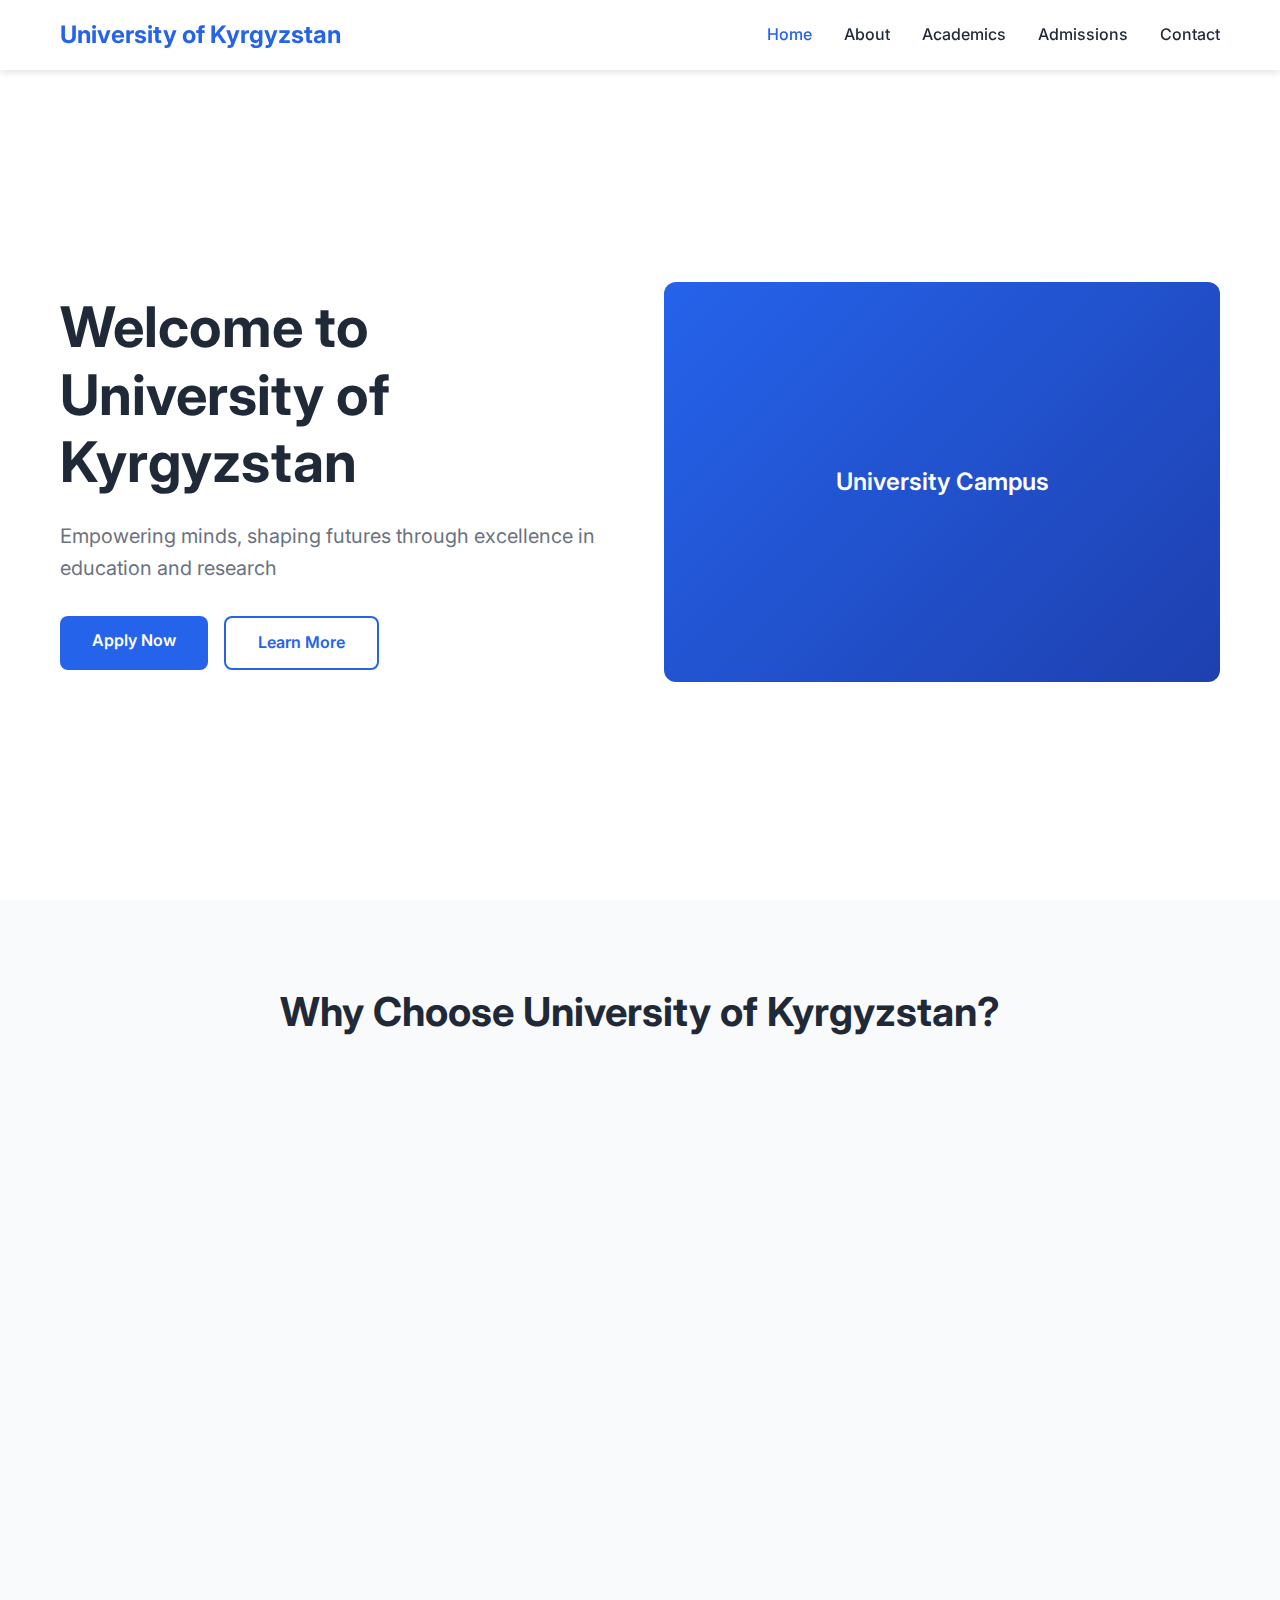
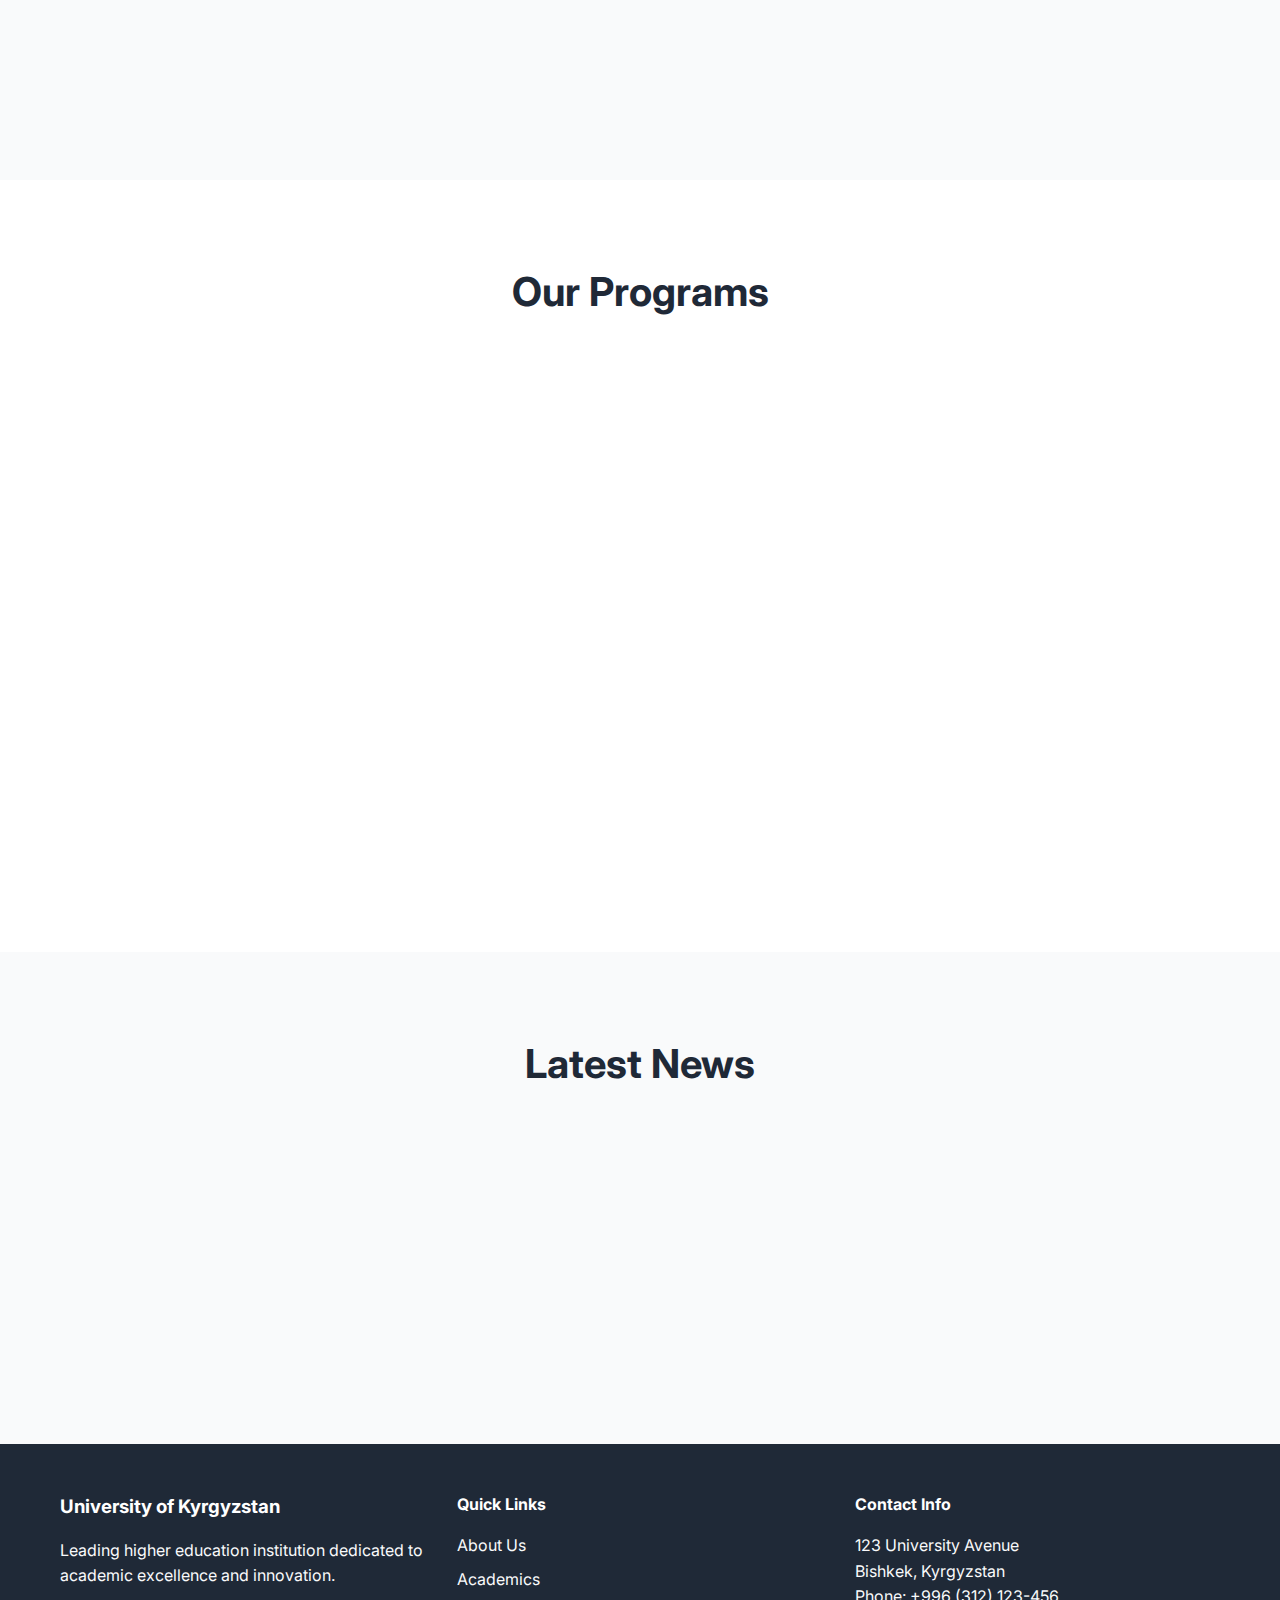
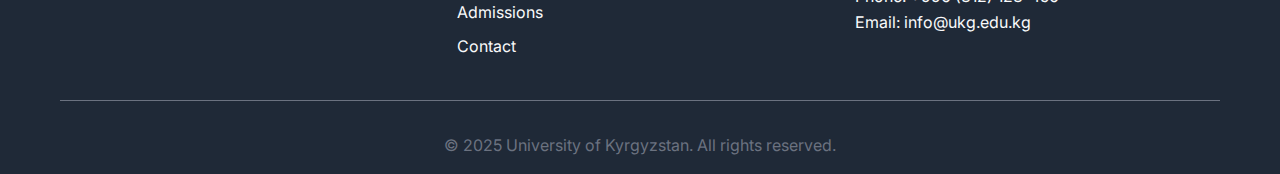
<file: index.html>
<!DOCTYPE html>
<html lang="en">
<head>
    <meta charset="UTF-8">
    <meta name="viewport" content="width=device-width, initial-scale=1.0">
    <title>University of Kyrgyzstan - Leading Higher Education Institution</title>
    <meta name="description" content="University of Kyrgyzstan - A premier institution of higher education offering quality programs in various fields of study.">
    <link rel="stylesheet" href="styles.css">
    <link rel="preconnect" href="https://fonts.googleapis.com">
    <link rel="preconnect" href="https://fonts.gstatic.com" crossorigin>
    <link href="https://fonts.googleapis.com/css2?family=Inter:wght@300;400;500;600;700&display=swap" rel="stylesheet">
</head>
<body>
    <header class="header">
        <nav class="nav">
            <div class="nav-container">
                <div class="nav-logo">
                    <h1>University of Kyrgyzstan</h1>
                </div>
                <ul class="nav-menu">
                    <li class="nav-item"><a href="index.html" class="nav-link active">Home</a></li>
                    <li class="nav-item"><a href="about.html" class="nav-link">About</a></li>
                    <li class="nav-item"><a href="academics.html" class="nav-link">Academics</a></li>
                    <li class="nav-item"><a href="admissions.html" class="nav-link">Admissions</a></li>
                    <li class="nav-item"><a href="contact.html" class="nav-link">Contact</a></li>
                </ul>
                <div class="nav-toggle">
                    <span class="bar"></span>
                    <span class="bar"></span>
                    <span class="bar"></span>
                </div>
            </div>
        </nav>
    </header>

    <main>
        <section class="hero">
            <div class="hero-content">
                <h1 class="hero-title">Welcome to University of Kyrgyzstan</h1>
                <p class="hero-subtitle">Empowering minds, shaping futures through excellence in education and research</p>
                <div class="hero-buttons">
                    <a href="admissions.html" class="btn btn-primary">Apply Now</a>
                    <a href="about.html" class="btn btn-secondary">Learn More</a>
                </div>
            </div>
            <div class="hero-image">
                <div class="hero-placeholder">University Campus</div>
            </div>
        </section>

        <section class="features">
            <div class="container">
                <h2 class="section-title">Why Choose University of Kyrgyzstan?</h2>
                <div class="features-grid">
                    <div class="feature-card">
                        <div class="feature-icon">🎓</div>
                        <h3>Quality Education</h3>
                        <p>Internationally recognized programs taught by experienced faculty members with industry expertise.</p>
                    </div>
                    <div class="feature-card">
                        <div class="feature-icon">🔬</div>
                        <h3>Research Excellence</h3>
                        <p>State-of-the-art research facilities and opportunities for undergraduate and graduate research.</p>
                    </div>
                    <div class="feature-card">
                        <div class="feature-icon">🌍</div>
                        <h3>Global Perspective</h3>
                        <p>Diverse student body and international partnerships providing global learning opportunities.</p>
                    </div>
                    <div class="feature-card">
                        <div class="feature-icon">💼</div>
                        <h3>Career Support</h3>
                        <p>Comprehensive career services and strong alumni network for professional development.</p>
                    </div>
                </div>
            </div>
        </section>

        <section class="programs">
            <div class="container">
                <h2 class="section-title">Our Programs</h2>
                <div class="programs-grid">
                    <div class="program-card">
                        <h3>Engineering & Technology</h3>
                        <p>Computer Science, Information Systems, Civil Engineering, Electrical Engineering</p>
                        <a href="academics.html" class="program-link">Learn More →</a>
                    </div>
                    <div class="program-card">
                        <h3>Business & Economics</h3>
                        <p>Business Administration, International Business, Economics, Finance</p>
                        <a href="academics.html" class="program-link">Learn More →</a>
                    </div>
                    <div class="program-card">
                        <h3>Social Sciences</h3>
                        <p>International Relations, Political Science, Psychology, Sociology</p>
                        <a href="academics.html" class="program-link">Learn More →</a>
                    </div>
                    <div class="program-card">
                        <h3>Languages & Literature</h3>
                        <p>English Literature, Linguistics, Translation Studies, Cultural Studies</p>
                        <a href="academics.html" class="program-link">Learn More →</a>
                    </div>
                </div>
            </div>
        </section>

        <section class="news">
            <div class="container">
                <h2 class="section-title">Latest News</h2>
                <div class="news-grid">
                    <article class="news-card">
                        <div class="news-date">July 2025</div>
                        <h3>New Research Center Opens</h3>
                        <p>University of Kyrgyzstan inaugurates a new center for advanced research in sustainable technology.</p>
                    </article>
                    <article class="news-card">
                        <div class="news-date">June 2025</div>
                        <h3>International Partnership</h3>
                        <p>New collaboration agreements signed with leading universities in Europe and Asia.</p>
                    </article>
                    <article class="news-card">
                        <div class="news-date">May 2025</div>
                        <h3>Student Achievement Awards</h3>
                        <p>Our students receive recognition at the National Academic Excellence Competition.</p>
                    </article>
                </div>
            </div>
        </section>
    </main>

    <footer class="footer">
        <div class="container">
            <div class="footer-content">
                <div class="footer-section">
                    <h3>University of Kyrgyzstan</h3>
                    <p>Leading higher education institution dedicated to academic excellence and innovation.</p>
                </div>
                <div class="footer-section">
                    <h4>Quick Links</h4>
                    <ul>
                        <li><a href="about.html">About Us</a></li>
                        <li><a href="academics.html">Academics</a></li>
                        <li><a href="admissions.html">Admissions</a></li>
                        <li><a href="contact.html">Contact</a></li>
                    </ul>
                </div>
                <div class="footer-section">
                    <h4>Contact Info</h4>
                    <p>123 University Avenue<br>Bishkek, Kyrgyzstan</p>
                    <p>Phone: +996 (312) 123-456<br>Email: info@ukg.edu.kg</p>
                </div>
            </div>
            <div class="footer-bottom">
                <p>&copy; 2025 University of Kyrgyzstan. All rights reserved.</p>
            </div>
        </div>
    </footer>

    <script src="script.js"></script>
</body>
</html>
</file>
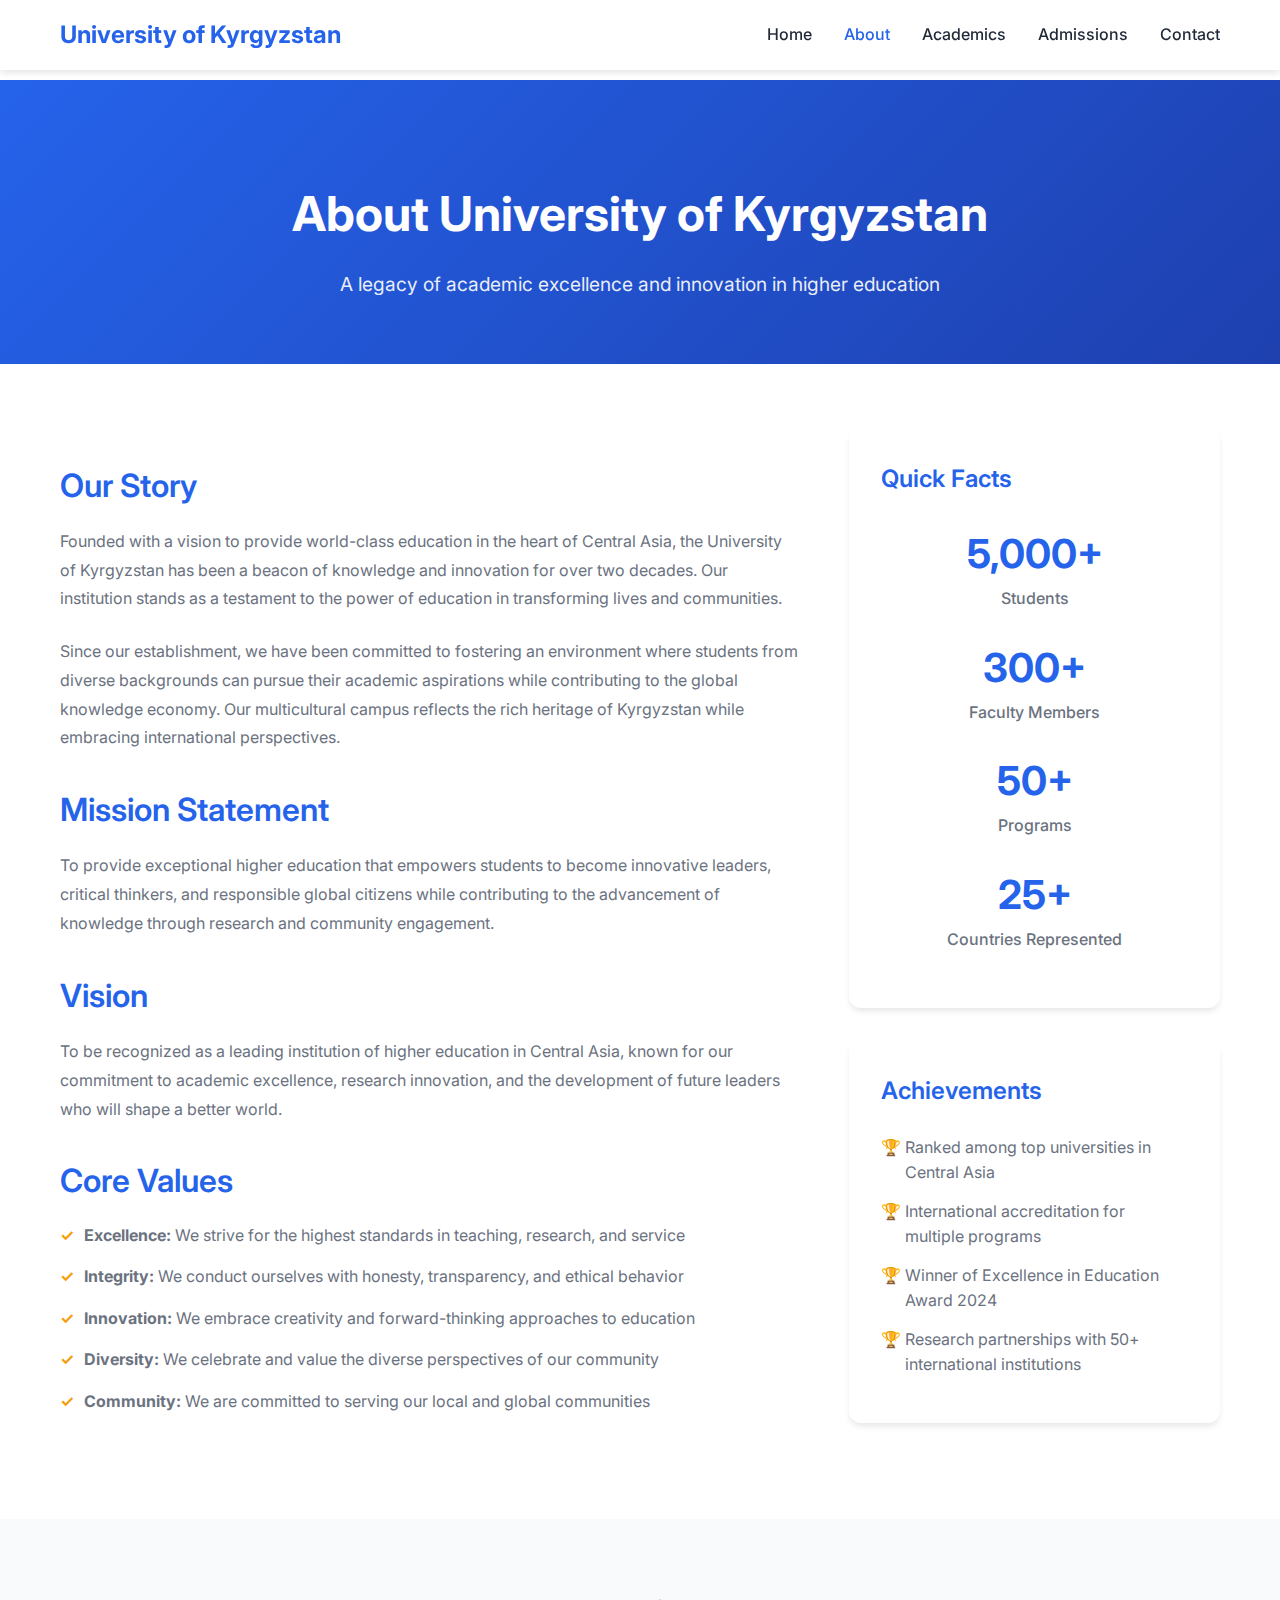
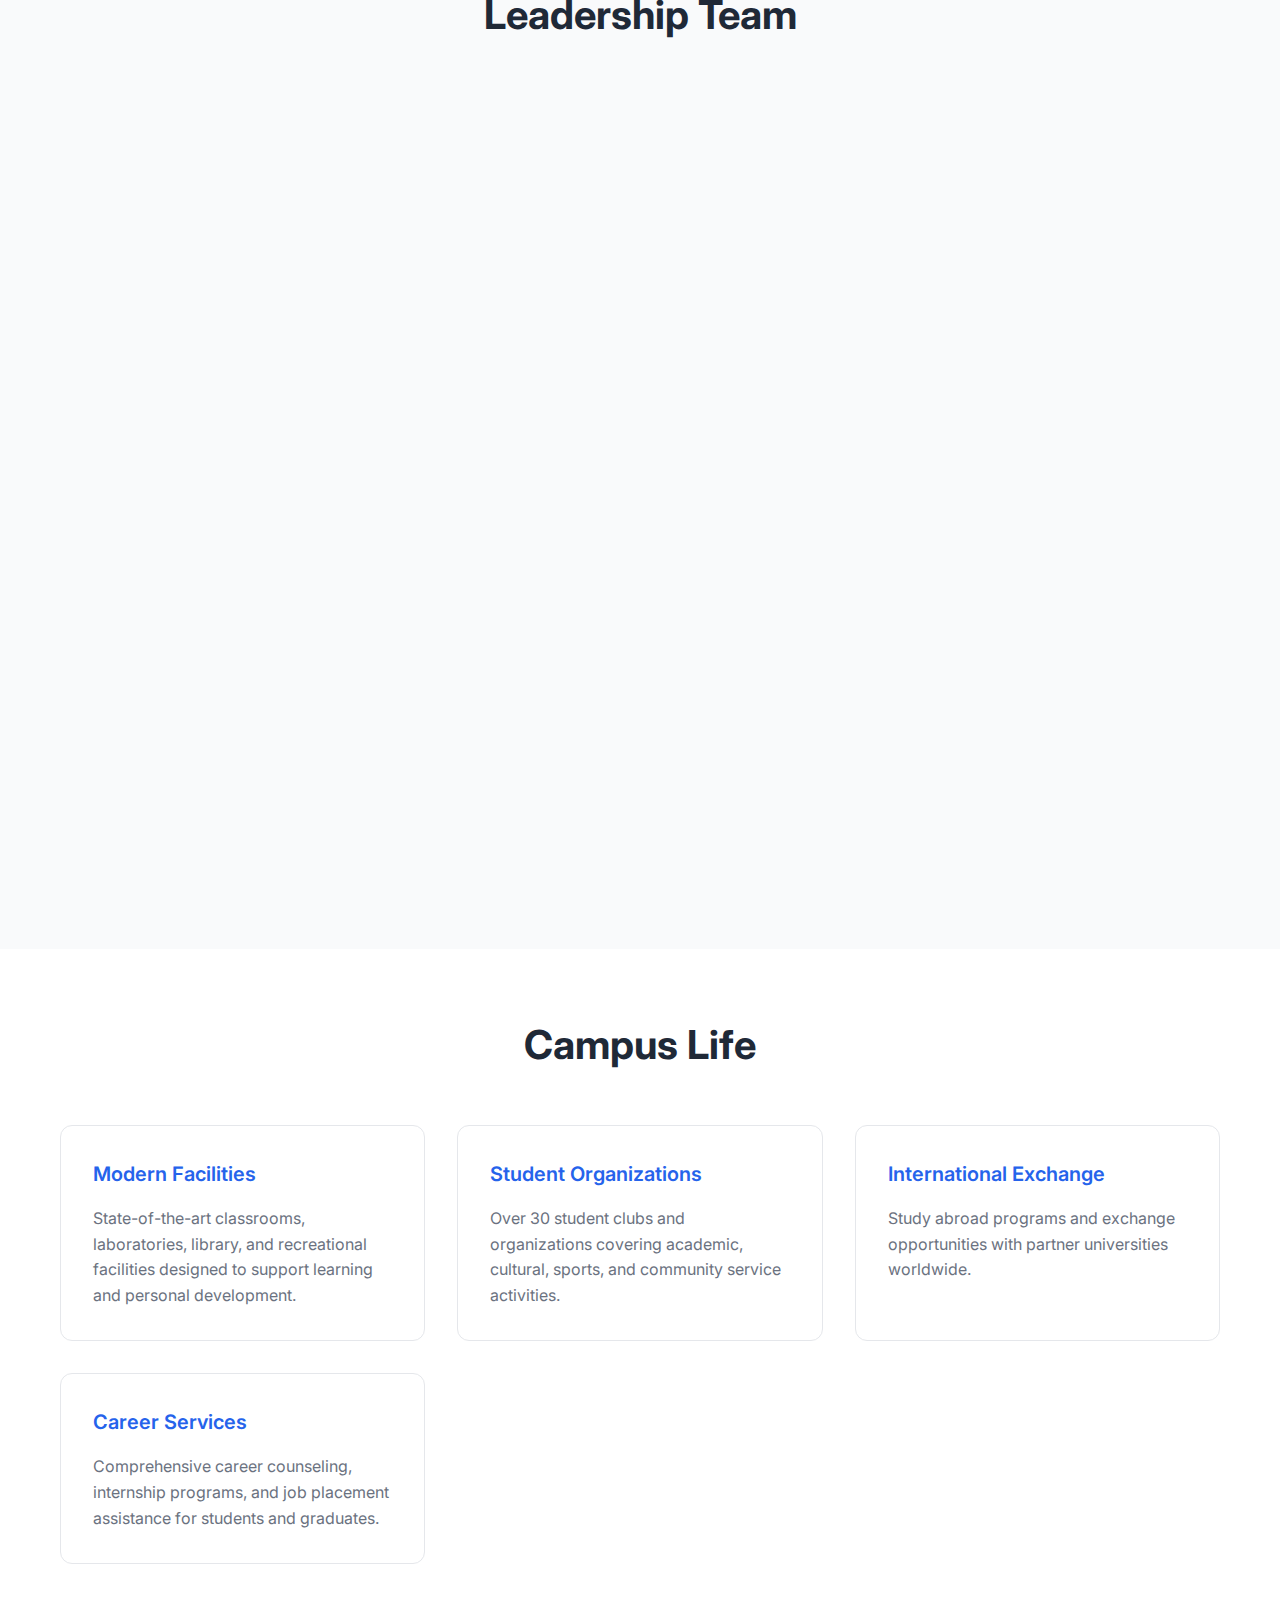
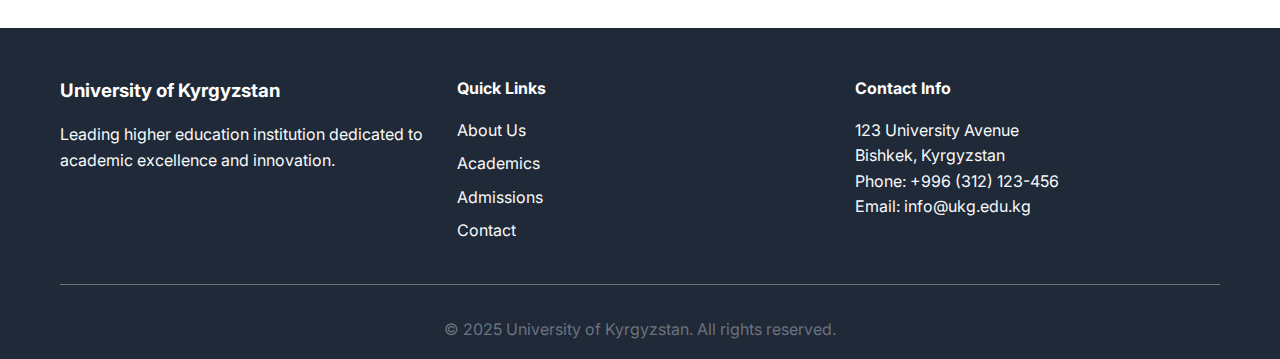
<file: about.html>
<!DOCTYPE html>
<html lang="en">
<head>
    <meta charset="UTF-8">
    <meta name="viewport" content="width=device-width, initial-scale=1.0">
    <title>About Us - University of Kyrgyzstan</title>
    <meta name="description" content="Learn about University of Kyrgyzstan's history, mission, vision, and commitment to academic excellence.">
    <link rel="stylesheet" href="styles.css">
    <link rel="preconnect" href="https://fonts.googleapis.com">
    <link rel="preconnect" href="https://fonts.gstatic.com" crossorigin>
    <link href="https://fonts.googleapis.com/css2?family=Inter:wght@300;400;500;600;700&display=swap" rel="stylesheet">
</head>
<body>
    <header class="header">
        <nav class="nav">
            <div class="nav-container">
                <div class="nav-logo">
                    <h1>University of Kyrgyzstan</h1>
                </div>
                <ul class="nav-menu">
                    <li class="nav-item"><a href="index.html" class="nav-link">Home</a></li>
                    <li class="nav-item"><a href="about.html" class="nav-link active">About</a></li>
                    <li class="nav-item"><a href="academics.html" class="nav-link">Academics</a></li>
                    <li class="nav-item"><a href="admissions.html" class="nav-link">Admissions</a></li>
                    <li class="nav-item"><a href="contact.html" class="nav-link">Contact</a></li>
                </ul>
                <div class="nav-toggle">
                    <span class="bar"></span>
                    <span class="bar"></span>
                    <span class="bar"></span>
                </div>
            </div>
        </nav>
    </header>

    <main style="margin-top: 80px;">
        <section class="page-hero">
            <div class="container">
                <h1 class="page-title">About University of Kyrgyzstan</h1>
                <p class="page-subtitle">A legacy of academic excellence and innovation in higher education</p>
            </div>
        </section>

        <section class="about-content">
            <div class="container">
                <div class="content-grid">
                    <div class="content-main">
                        <h2>Our Story</h2>
                        <p>Founded with a vision to provide world-class education in the heart of Central Asia, the University of Kyrgyzstan has been a beacon of knowledge and innovation for over two decades. Our institution stands as a testament to the power of education in transforming lives and communities.</p>
                        
                        <p>Since our establishment, we have been committed to fostering an environment where students from diverse backgrounds can pursue their academic aspirations while contributing to the global knowledge economy. Our multicultural campus reflects the rich heritage of Kyrgyzstan while embracing international perspectives.</p>

                        <h2>Mission Statement</h2>
                        <p>To provide exceptional higher education that empowers students to become innovative leaders, critical thinkers, and responsible global citizens while contributing to the advancement of knowledge through research and community engagement.</p>

                        <h2>Vision</h2>
                        <p>To be recognized as a leading institution of higher education in Central Asia, known for our commitment to academic excellence, research innovation, and the development of future leaders who will shape a better world.</p>

                        <h2>Core Values</h2>
                        <ul class="values-list">
                            <li><strong>Excellence:</strong> We strive for the highest standards in teaching, research, and service</li>
                            <li><strong>Integrity:</strong> We conduct ourselves with honesty, transparency, and ethical behavior</li>
                            <li><strong>Innovation:</strong> We embrace creativity and forward-thinking approaches to education</li>
                            <li><strong>Diversity:</strong> We celebrate and value the diverse perspectives of our community</li>
                            <li><strong>Community:</strong> We are committed to serving our local and global communities</li>
                        </ul>
                    </div>

                    <div class="content-sidebar">
                        <div class="stats-card">
                            <h3>Quick Facts</h3>
                            <div class="stat-item">
                                <div class="stat-number">5,000+</div>
                                <div class="stat-label">Students</div>
                            </div>
                            <div class="stat-item">
                                <div class="stat-number">300+</div>
                                <div class="stat-label">Faculty Members</div>
                            </div>
                            <div class="stat-item">
                                <div class="stat-number">50+</div>
                                <div class="stat-label">Programs</div>
                            </div>
                            <div class="stat-item">
                                <div class="stat-number">25+</div>
                                <div class="stat-label">Countries Represented</div>
                            </div>
                        </div>

                        <div class="achievements-card">
                            <h3>Achievements</h3>
                            <ul>
                                <li>Ranked among top universities in Central Asia</li>
                                <li>International accreditation for multiple programs</li>
                                <li>Winner of Excellence in Education Award 2024</li>
                                <li>Research partnerships with 50+ international institutions</li>
                            </ul>
                        </div>
                    </div>
                </div>
            </div>
        </section>

        <section class="leadership">
            <div class="container">
                <h2 class="section-title">Leadership Team</h2>
                <div class="leadership-grid">
                    <div class="leader-card">
                        <div class="leader-photo">
                            <div class="photo-placeholder">Photo</div>
                        </div>
                        <div class="leader-info">
                            <h3>Dr. Aida Nazarova</h3>
                            <p class="leader-title">Rector</p>
                            <p class="leader-bio">Leading the university with over 20 years of experience in higher education administration and international relations.</p>
                        </div>
                    </div>

                    <div class="leader-card">
                        <div class="leader-photo">
                            <div class="photo-placeholder">Photo</div>
                        </div>
                        <div class="leader-info">
                            <h3>Dr. Bektur Alimov</h3>
                            <p class="leader-title">Vice-Rector for Academic Affairs</p>
                            <p class="leader-bio">Overseeing academic programs and curriculum development with expertise in educational innovation.</p>
                        </div>
                    </div>

                    <div class="leader-card">
                        <div class="leader-photo">
                            <div class="photo-placeholder">Photo</div>
                        </div>
                        <div class="leader-info">
                            <h3>Dr. Gulnara Kamchybekova</h3>
                            <p class="leader-title">Vice-Rector for Research</p>
                            <p class="leader-bio">Leading research initiatives and international collaborations in various fields of study.</p>
                        </div>
                    </div>

                    <div class="leader-card">
                        <div class="leader-photo">
                            <div class="photo-placeholder">Photo</div>
                        </div>
                        <div class="leader-info">
                            <h3>Dr. Azamat Toktosunov</h3>
                            <p class="leader-title">Dean of Student Affairs</p>
                            <p class="leader-bio">Supporting student life and ensuring a comprehensive educational experience for all students.</p>
                        </div>
                    </div>
                </div>
            </div>
        </section>

        <section class="campus-life">
            <div class="container">
                <h2 class="section-title">Campus Life</h2>
                <div class="campus-grid">
                    <div class="campus-card">
                        <h3>Modern Facilities</h3>
                        <p>State-of-the-art classrooms, laboratories, library, and recreational facilities designed to support learning and personal development.</p>
                    </div>
                    <div class="campus-card">
                        <h3>Student Organizations</h3>
                        <p>Over 30 student clubs and organizations covering academic, cultural, sports, and community service activities.</p>
                    </div>
                    <div class="campus-card">
                        <h3>International Exchange</h3>
                        <p>Study abroad programs and exchange opportunities with partner universities worldwide.</p>
                    </div>
                    <div class="campus-card">
                        <h3>Career Services</h3>
                        <p>Comprehensive career counseling, internship programs, and job placement assistance for students and graduates.</p>
                    </div>
                </div>
            </div>
        </section>
    </main>

    <footer class="footer">
        <div class="container">
            <div class="footer-content">
                <div class="footer-section">
                    <h3>University of Kyrgyzstan</h3>
                    <p>Leading higher education institution dedicated to academic excellence and innovation.</p>
                </div>
                <div class="footer-section">
                    <h4>Quick Links</h4>
                    <ul>
                        <li><a href="about.html">About Us</a></li>
                        <li><a href="academics.html">Academics</a></li>
                        <li><a href="admissions.html">Admissions</a></li>
                        <li><a href="contact.html">Contact</a></li>
                    </ul>
                </div>
                <div class="footer-section">
                    <h4>Contact Info</h4>
                    <p>123 University Avenue<br>Bishkek, Kyrgyzstan</p>
                    <p>Phone: +996 (312) 123-456<br>Email: info@ukg.edu.kg</p>
                </div>
            </div>
            <div class="footer-bottom">
                <p>&copy; 2025 University of Kyrgyzstan. All rights reserved.</p>
            </div>
        </div>
    </footer>

    <script src="script.js"></script>
</body>
</html>
</file>
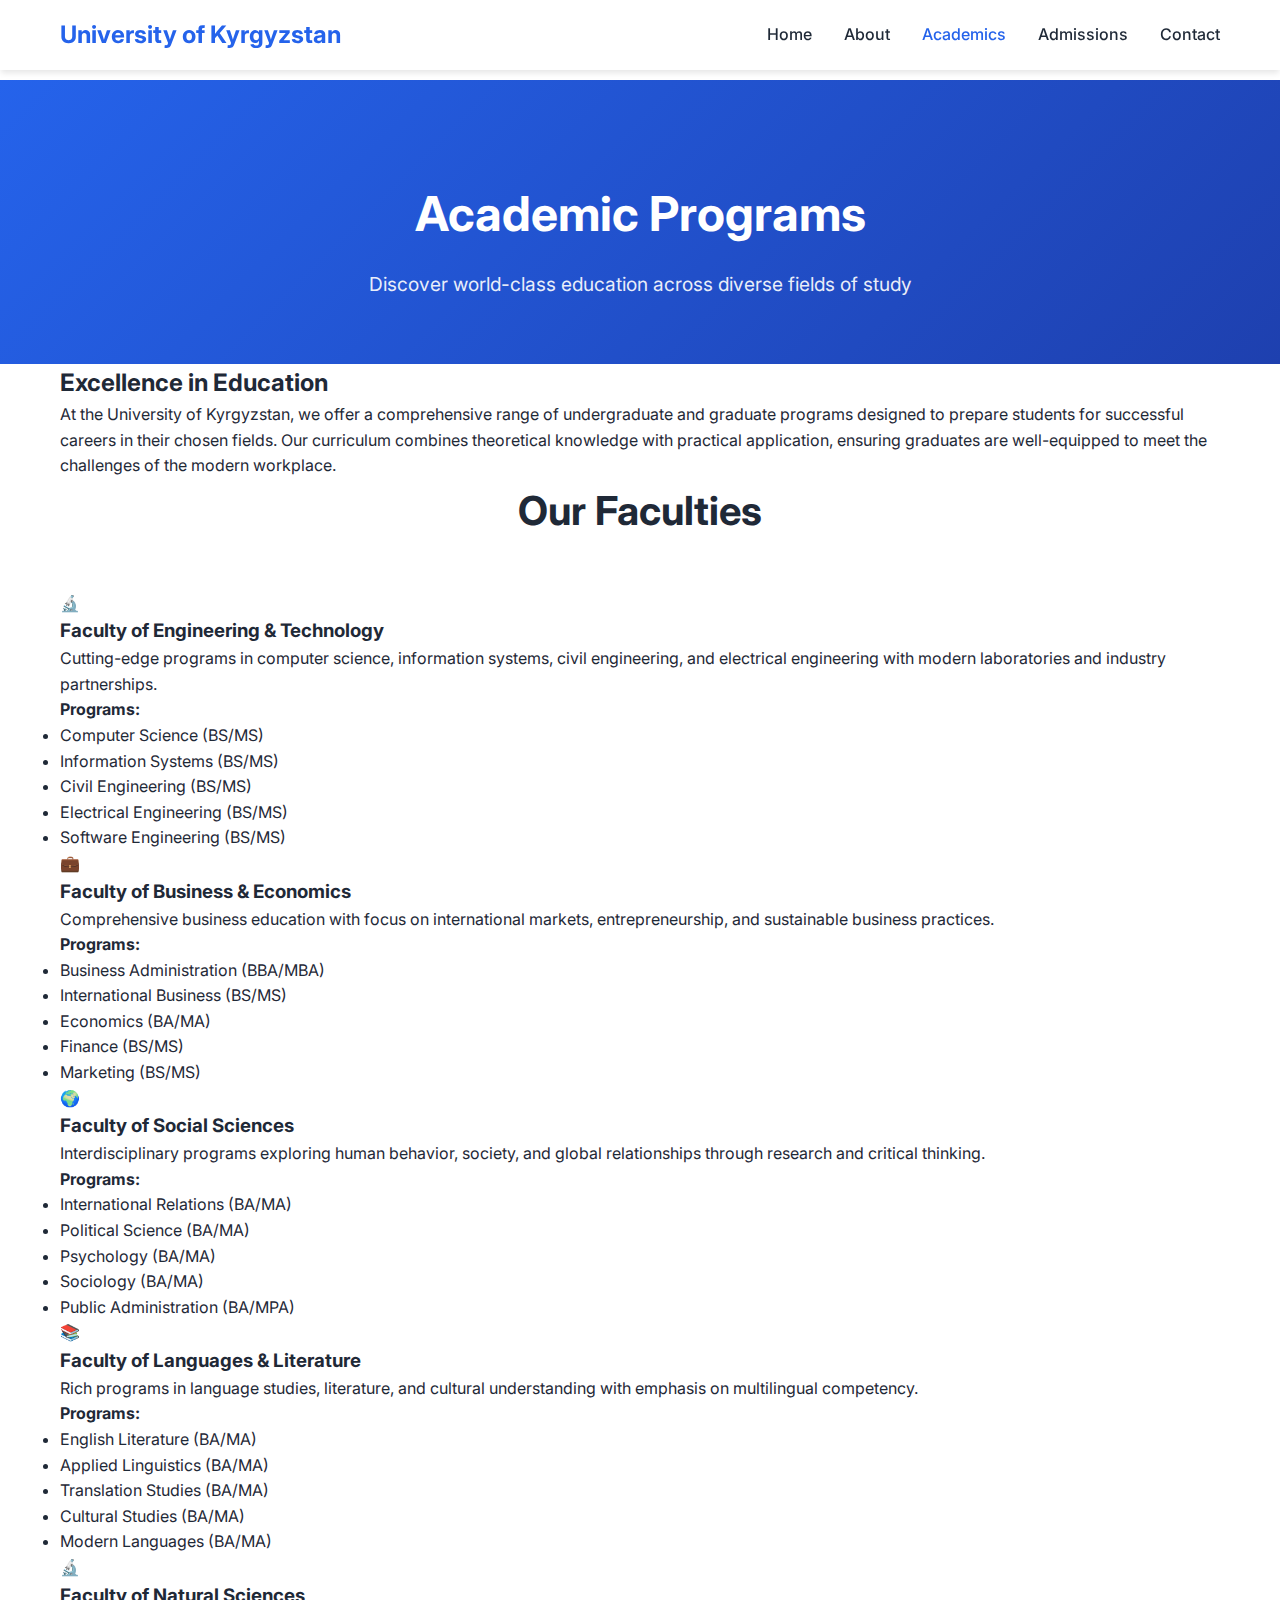
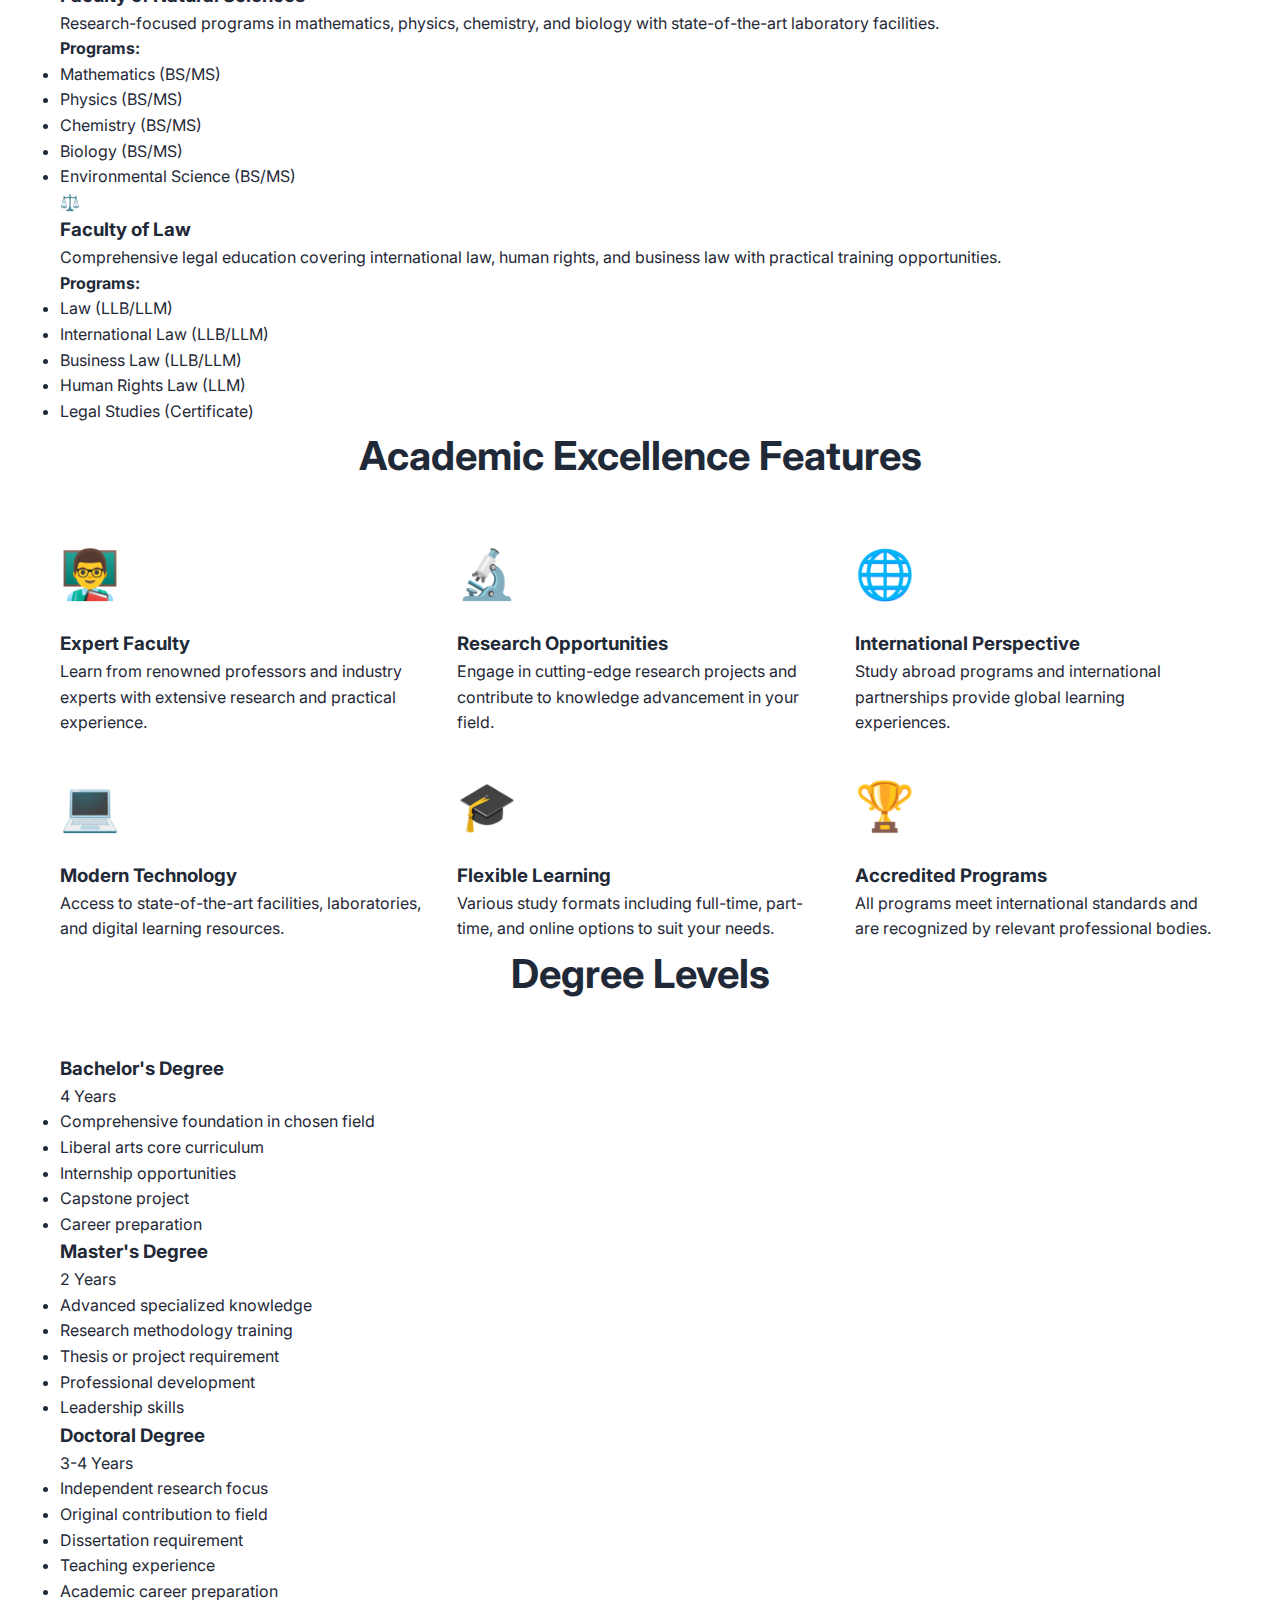
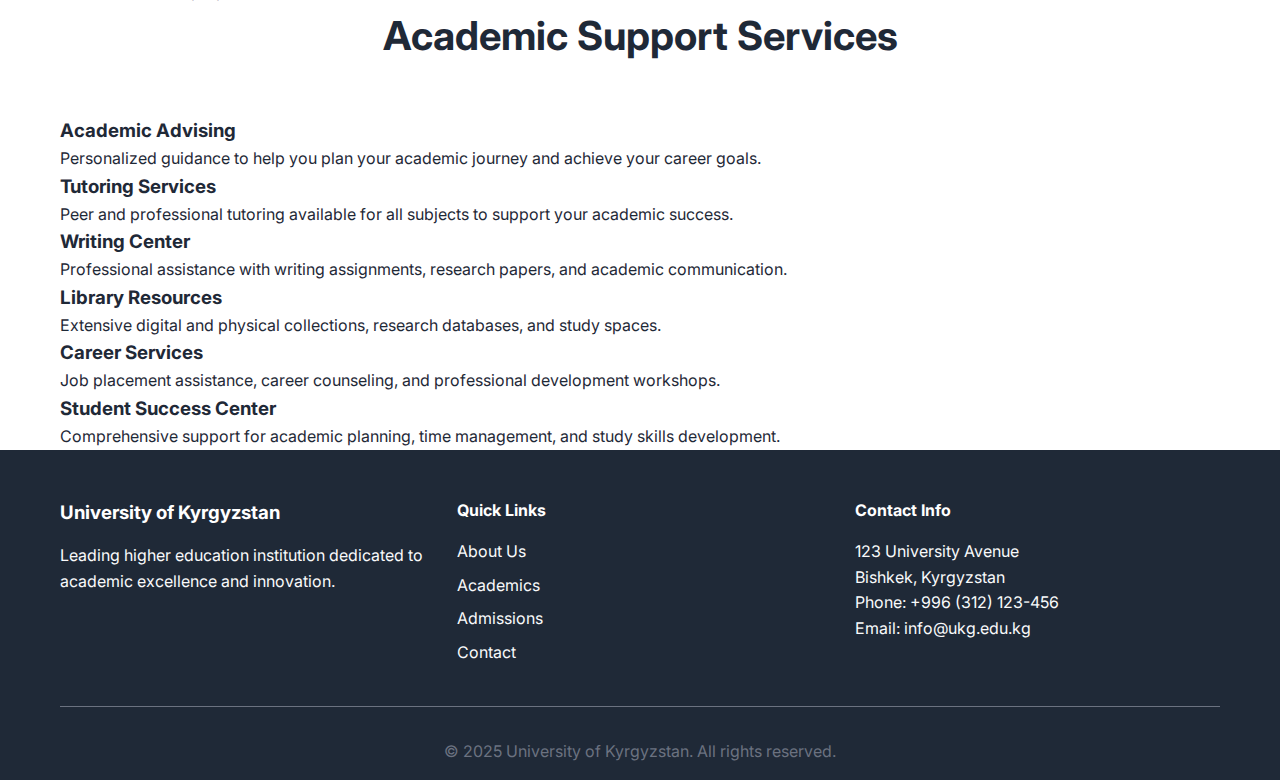
<file: academics.html>
<!DOCTYPE html>
<html lang="en">
<head>
    <meta charset="UTF-8">
    <meta name="viewport" content="width=device-width, initial-scale=1.0">
    <title>Academics - University of Kyrgyzstan</title>
    <meta name="description" content="Explore academic programs, faculties, and educational opportunities at University of Kyrgyzstan.">
    <link rel="stylesheet" href="styles.css">
    <link rel="preconnect" href="https://fonts.googleapis.com">
    <link rel="preconnect" href="https://fonts.gstatic.com" crossorigin>
    <link href="https://fonts.googleapis.com/css2?family=Inter:wght@300;400;500;600;700&display=swap" rel="stylesheet">
</head>
<body>
    <header class="header">
        <nav class="nav">
            <div class="nav-container">
                <div class="nav-logo">
                    <h1>University of Kyrgyzstan</h1>
                </div>
                <ul class="nav-menu">
                    <li class="nav-item"><a href="index.html" class="nav-link">Home</a></li>
                    <li class="nav-item"><a href="about.html" class="nav-link">About</a></li>
                    <li class="nav-item"><a href="academics.html" class="nav-link active">Academics</a></li>
                    <li class="nav-item"><a href="admissions.html" class="nav-link">Admissions</a></li>
                    <li class="nav-item"><a href="contact.html" class="nav-link">Contact</a></li>
                </ul>
                <div class="nav-toggle">
                    <span class="bar"></span>
                    <span class="bar"></span>
                    <span class="bar"></span>
                </div>
            </div>
        </nav>
    </header>

    <main style="margin-top: 80px;">
        <section class="page-hero">
            <div class="container">
                <h1 class="page-title">Academic Programs</h1>
                <p class="page-subtitle">Discover world-class education across diverse fields of study</p>
            </div>
        </section>

        <section class="academic-overview">
            <div class="container">
                <div class="overview-content">
                    <h2>Excellence in Education</h2>
                    <p>At the University of Kyrgyzstan, we offer a comprehensive range of undergraduate and graduate programs designed to prepare students for successful careers in their chosen fields. Our curriculum combines theoretical knowledge with practical application, ensuring graduates are well-equipped to meet the challenges of the modern workplace.</p>
                </div>
            </div>
        </section>

        <section class="faculties">
            <div class="container">
                <h2 class="section-title">Our Faculties</h2>
                <div class="faculties-grid">
                    <div class="faculty-card">
                        <div class="faculty-icon">🔬</div>
                        <h3>Faculty of Engineering & Technology</h3>
                        <p>Cutting-edge programs in computer science, information systems, civil engineering, and electrical engineering with modern laboratories and industry partnerships.</p>
                        <div class="programs-list">
                            <h4>Programs:</h4>
                            <ul>
                                <li>Computer Science (BS/MS)</li>
                                <li>Information Systems (BS/MS)</li>
                                <li>Civil Engineering (BS/MS)</li>
                                <li>Electrical Engineering (BS/MS)</li>
                                <li>Software Engineering (BS/MS)</li>
                            </ul>
                        </div>
                    </div>

                    <div class="faculty-card">
                        <div class="faculty-icon">💼</div>
                        <h3>Faculty of Business & Economics</h3>
                        <p>Comprehensive business education with focus on international markets, entrepreneurship, and sustainable business practices.</p>
                        <div class="programs-list">
                            <h4>Programs:</h4>
                            <ul>
                                <li>Business Administration (BBA/MBA)</li>
                                <li>International Business (BS/MS)</li>
                                <li>Economics (BA/MA)</li>
                                <li>Finance (BS/MS)</li>
                                <li>Marketing (BS/MS)</li>
                            </ul>
                        </div>
                    </div>

                    <div class="faculty-card">
                        <div class="faculty-icon">🌍</div>
                        <h3>Faculty of Social Sciences</h3>
                        <p>Interdisciplinary programs exploring human behavior, society, and global relationships through research and critical thinking.</p>
                        <div class="programs-list">
                            <h4>Programs:</h4>
                            <ul>
                                <li>International Relations (BA/MA)</li>
                                <li>Political Science (BA/MA)</li>
                                <li>Psychology (BA/MA)</li>
                                <li>Sociology (BA/MA)</li>
                                <li>Public Administration (BA/MPA)</li>
                            </ul>
                        </div>
                    </div>

                    <div class="faculty-card">
                        <div class="faculty-icon">📚</div>
                        <h3>Faculty of Languages & Literature</h3>
                        <p>Rich programs in language studies, literature, and cultural understanding with emphasis on multilingual competency.</p>
                        <div class="programs-list">
                            <h4>Programs:</h4>
                            <ul>
                                <li>English Literature (BA/MA)</li>
                                <li>Applied Linguistics (BA/MA)</li>
                                <li>Translation Studies (BA/MA)</li>
                                <li>Cultural Studies (BA/MA)</li>
                                <li>Modern Languages (BA/MA)</li>
                            </ul>
                        </div>
                    </div>

                    <div class="faculty-card">
                        <div class="faculty-icon">🔬</div>
                        <h3>Faculty of Natural Sciences</h3>
                        <p>Research-focused programs in mathematics, physics, chemistry, and biology with state-of-the-art laboratory facilities.</p>
                        <div class="programs-list">
                            <h4>Programs:</h4>
                            <ul>
                                <li>Mathematics (BS/MS)</li>
                                <li>Physics (BS/MS)</li>
                                <li>Chemistry (BS/MS)</li>
                                <li>Biology (BS/MS)</li>
                                <li>Environmental Science (BS/MS)</li>
                            </ul>
                        </div>
                    </div>

                    <div class="faculty-card">
                        <div class="faculty-icon">⚖️</div>
                        <h3>Faculty of Law</h3>
                        <p>Comprehensive legal education covering international law, human rights, and business law with practical training opportunities.</p>
                        <div class="programs-list">
                            <h4>Programs:</h4>
                            <ul>
                                <li>Law (LLB/LLM)</li>
                                <li>International Law (LLB/LLM)</li>
                                <li>Business Law (LLB/LLM)</li>
                                <li>Human Rights Law (LLM)</li>
                                <li>Legal Studies (Certificate)</li>
                            </ul>
                        </div>
                    </div>
                </div>
            </div>
        </section>

        <section class="academic-features">
            <div class="container">
                <h2 class="section-title">Academic Excellence Features</h2>
                <div class="features-grid">
                    <div class="feature-item">
                        <div class="feature-icon">👨‍🏫</div>
                        <h3>Expert Faculty</h3>
                        <p>Learn from renowned professors and industry experts with extensive research and practical experience.</p>
                    </div>
                    <div class="feature-item">
                        <div class="feature-icon">🔬</div>
                        <h3>Research Opportunities</h3>
                        <p>Engage in cutting-edge research projects and contribute to knowledge advancement in your field.</p>
                    </div>
                    <div class="feature-item">
                        <div class="feature-icon">🌐</div>
                        <h3>International Perspective</h3>
                        <p>Study abroad programs and international partnerships provide global learning experiences.</p>
                    </div>
                    <div class="feature-item">
                        <div class="feature-icon">💻</div>
                        <h3>Modern Technology</h3>
                        <p>Access to state-of-the-art facilities, laboratories, and digital learning resources.</p>
                    </div>
                    <div class="feature-item">
                        <div class="feature-icon">🎓</div>
                        <h3>Flexible Learning</h3>
                        <p>Various study formats including full-time, part-time, and online options to suit your needs.</p>
                    </div>
                    <div class="feature-item">
                        <div class="feature-icon">🏆</div>
                        <h3>Accredited Programs</h3>
                        <p>All programs meet international standards and are recognized by relevant professional bodies.</p>
                    </div>
                </div>
            </div>
        </section>

        <section class="degree-levels">
            <div class="container">
                <h2 class="section-title">Degree Levels</h2>
                <div class="degrees-grid">
                    <div class="degree-card">
                        <h3>Bachelor's Degree</h3>
                        <p class="degree-duration">4 Years</p>
                        <ul class="degree-features">
                            <li>Comprehensive foundation in chosen field</li>
                            <li>Liberal arts core curriculum</li>
                            <li>Internship opportunities</li>
                            <li>Capstone project</li>
                            <li>Career preparation</li>
                        </ul>
                    </div>
                    <div class="degree-card">
                        <h3>Master's Degree</h3>
                        <p class="degree-duration">2 Years</p>
                        <ul class="degree-features">
                            <li>Advanced specialized knowledge</li>
                            <li>Research methodology training</li>
                            <li>Thesis or project requirement</li>
                            <li>Professional development</li>
                            <li>Leadership skills</li>
                        </ul>
                    </div>
                    <div class="degree-card">
                        <h3>Doctoral Degree</h3>
                        <p class="degree-duration">3-4 Years</p>
                        <ul class="degree-features">
                            <li>Independent research focus</li>
                            <li>Original contribution to field</li>
                            <li>Dissertation requirement</li>
                            <li>Teaching experience</li>
                            <li>Academic career preparation</li>
                        </ul>
                    </div>
                </div>
            </div>
        </section>

        <section class="academic-support">
            <div class="container">
                <h2 class="section-title">Academic Support Services</h2>
                <div class="support-grid">
                    <div class="support-card">
                        <h3>Academic Advising</h3>
                        <p>Personalized guidance to help you plan your academic journey and achieve your career goals.</p>
                    </div>
                    <div class="support-card">
                        <h3>Tutoring Services</h3>
                        <p>Peer and professional tutoring available for all subjects to support your academic success.</p>
                    </div>
                    <div class="support-card">
                        <h3>Writing Center</h3>
                        <p>Professional assistance with writing assignments, research papers, and academic communication.</p>
                    </div>
                    <div class="support-card">
                        <h3>Library Resources</h3>
                        <p>Extensive digital and physical collections, research databases, and study spaces.</p>
                    </div>
                    <div class="support-card">
                        <h3>Career Services</h3>
                        <p>Job placement assistance, career counseling, and professional development workshops.</p>
                    </div>
                    <div class="support-card">
                        <h3>Student Success Center</h3>
                        <p>Comprehensive support for academic planning, time management, and study skills development.</p>
                    </div>
                </div>
            </div>
        </section>
    </main>

    <footer class="footer">
        <div class="container">
            <div class="footer-content">
                <div class="footer-section">
                    <h3>University of Kyrgyzstan</h3>
                    <p>Leading higher education institution dedicated to academic excellence and innovation.</p>
                </div>
                <div class="footer-section">
                    <h4>Quick Links</h4>
                    <ul>
                        <li><a href="about.html">About Us</a></li>
                        <li><a href="academics.html">Academics</a></li>
                        <li><a href="admissions.html">Admissions</a></li>
                        <li><a href="contact.html">Contact</a></li>
                    </ul>
                </div>
                <div class="footer-section">
                    <h4>Contact Info</h4>
                    <p>123 University Avenue<br>Bishkek, Kyrgyzstan</p>
                    <p>Phone: +996 (312) 123-456<br>Email: info@ukg.edu.kg</p>
                </div>
            </div>
            <div class="footer-bottom">
                <p>&copy; 2025 University of Kyrgyzstan. All rights reserved.</p>
            </div>
        </div>
    </footer>

    <script src="script.js"></script>
</body>
</html>
</file>
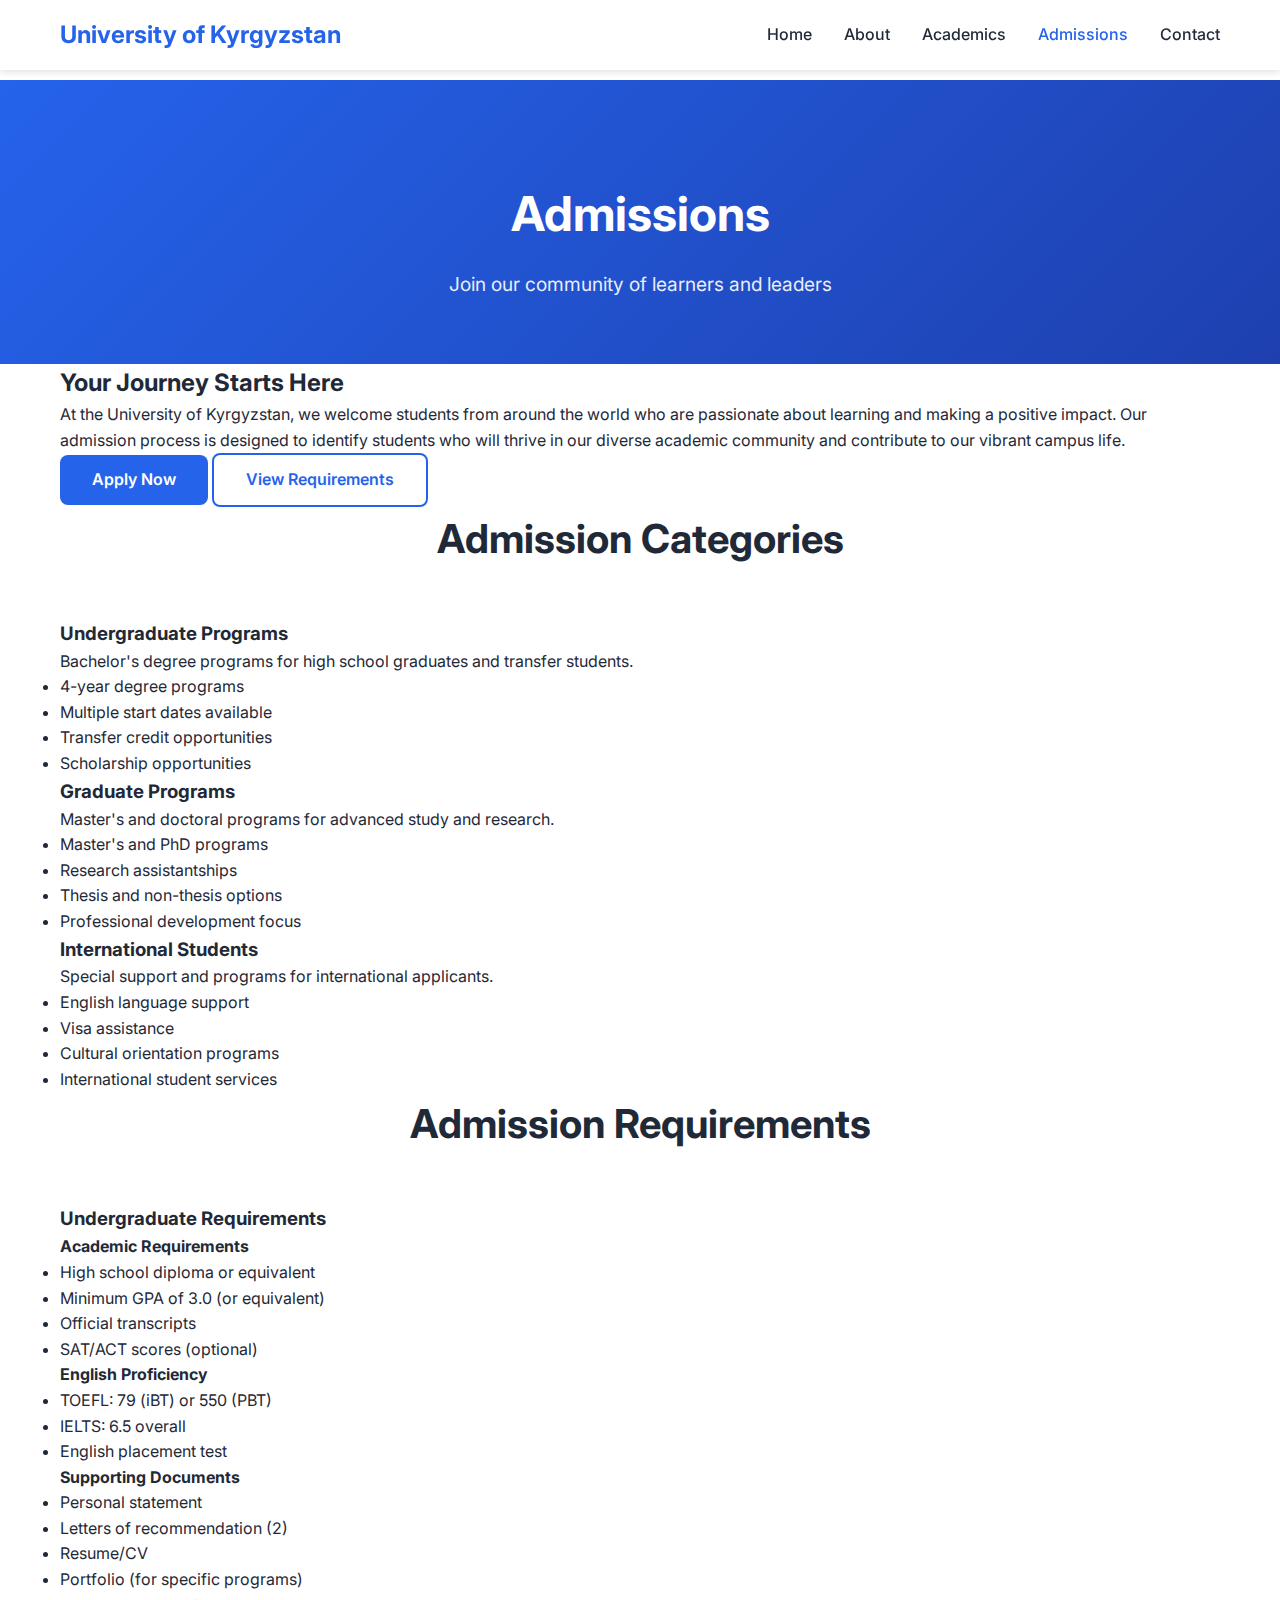
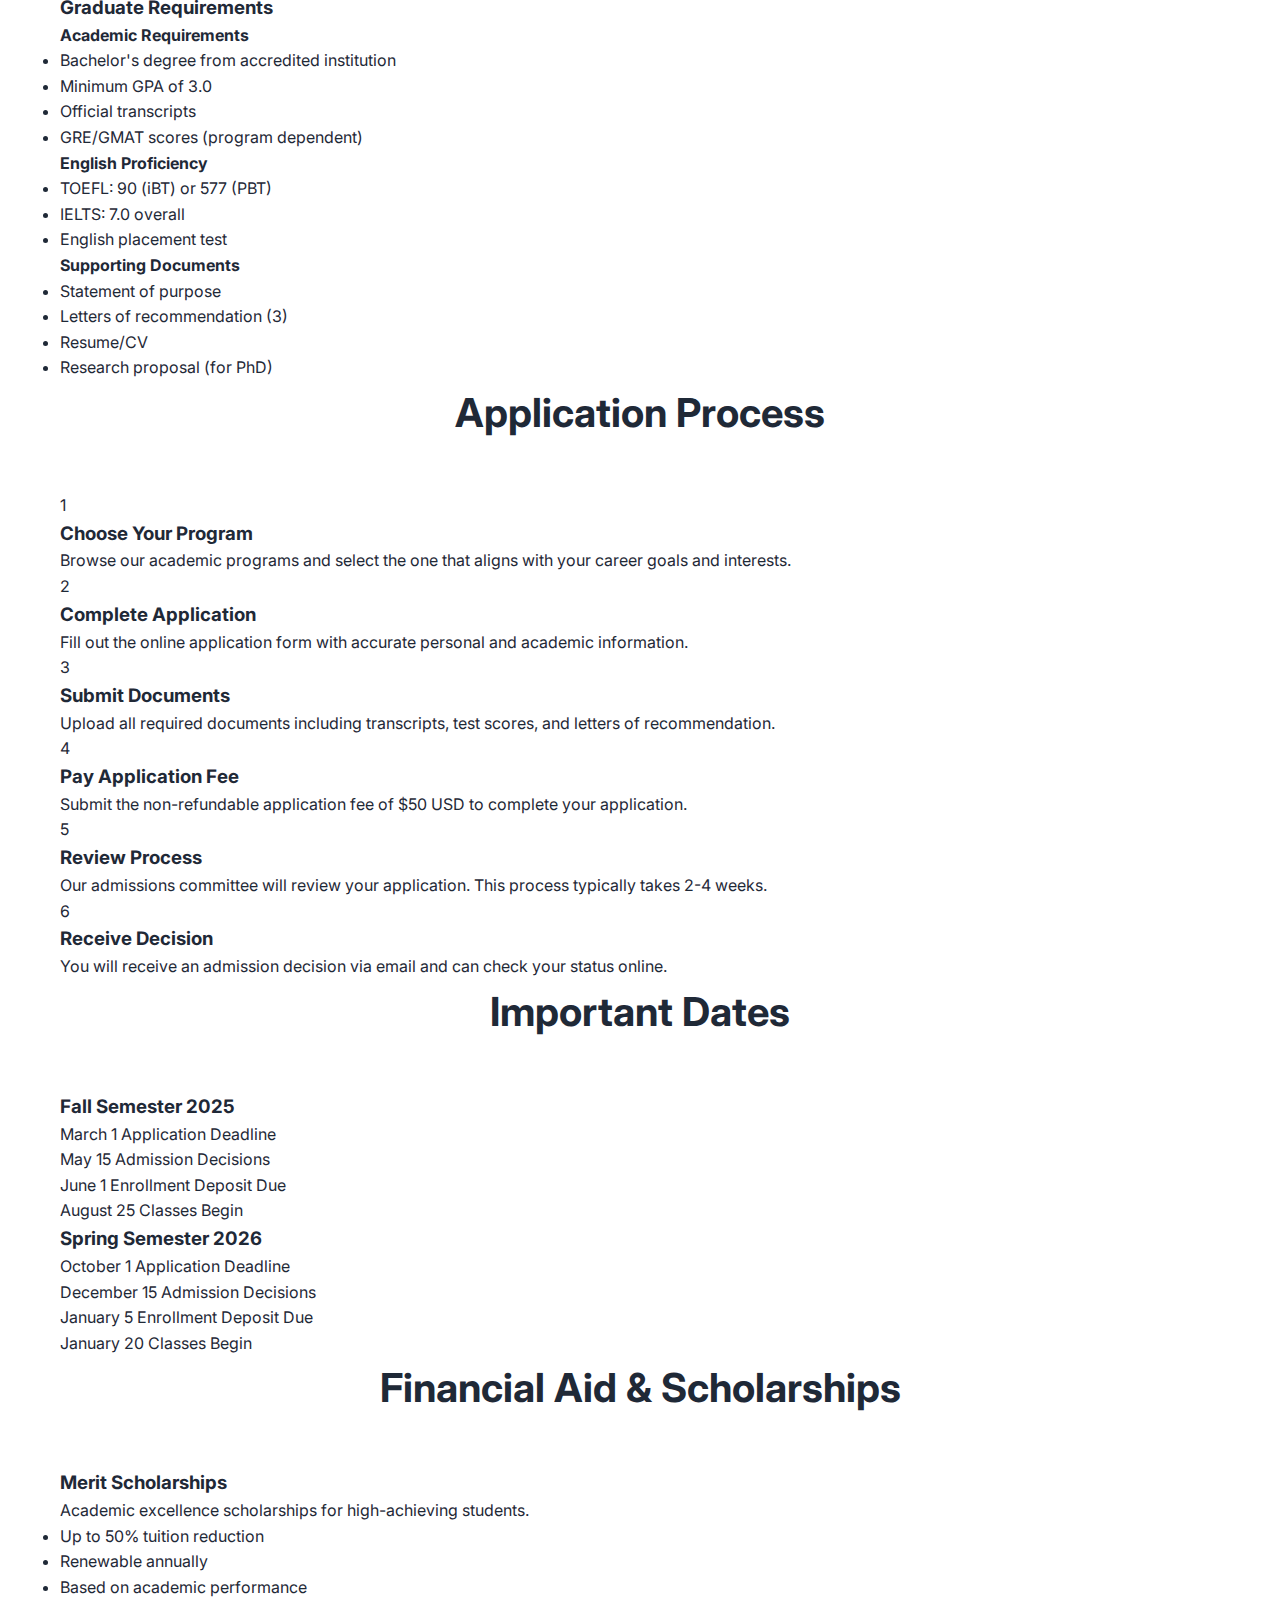
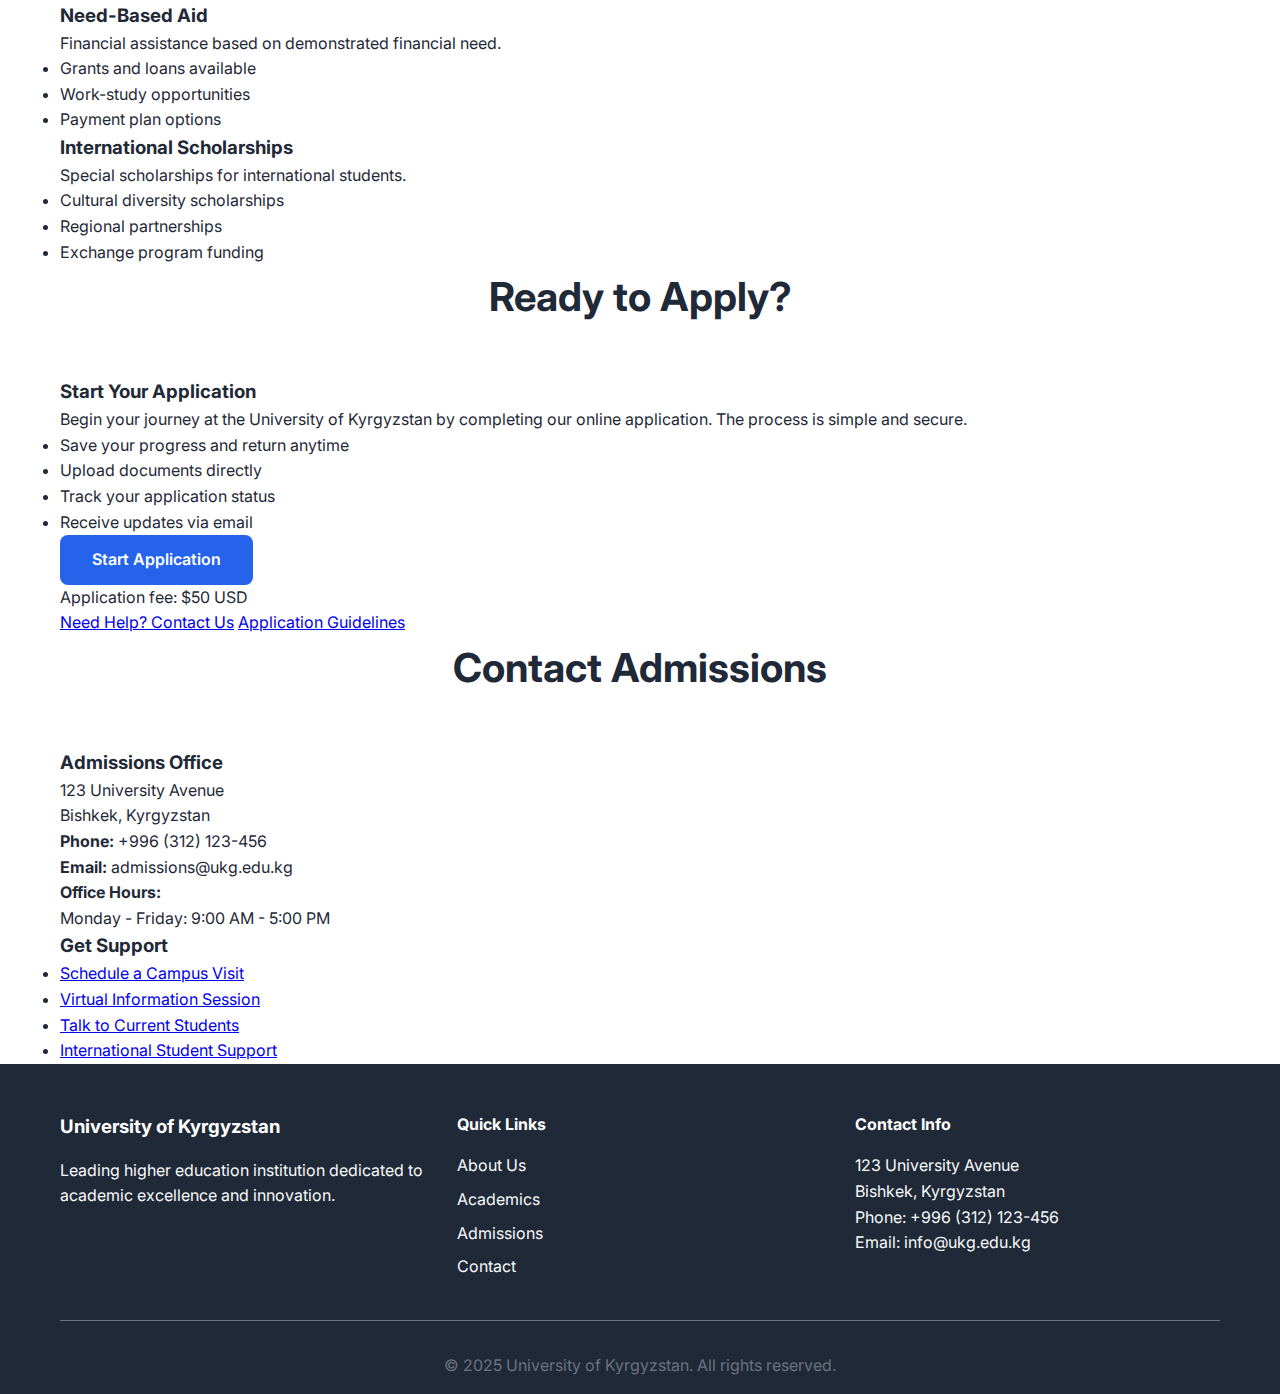
<file: admissions.html>
<!DOCTYPE html>
<html lang="en">
<head>
    <meta charset="UTF-8">
    <meta name="viewport" content="width=device-width, initial-scale=1.0">
    <title>Admissions - University of Kyrgyzstan</title>
    <meta name="description" content="Apply to University of Kyrgyzstan. Find admission requirements, application process, and important dates.">
    <link rel="stylesheet" href="styles.css">
    <link rel="preconnect" href="https://fonts.googleapis.com">
    <link rel="preconnect" href="https://fonts.gstatic.com" crossorigin>
    <link href="https://fonts.googleapis.com/css2?family=Inter:wght@300;400;500;600;700&display=swap" rel="stylesheet">
</head>
<body>
    <header class="header">
        <nav class="nav">
            <div class="nav-container">
                <div class="nav-logo">
                    <h1>University of Kyrgyzstan</h1>
                </div>
                <ul class="nav-menu">
                    <li class="nav-item"><a href="index.html" class="nav-link">Home</a></li>
                    <li class="nav-item"><a href="about.html" class="nav-link">About</a></li>
                    <li class="nav-item"><a href="academics.html" class="nav-link">Academics</a></li>
                    <li class="nav-item"><a href="admissions.html" class="nav-link active">Admissions</a></li>
                    <li class="nav-item"><a href="contact.html" class="nav-link">Contact</a></li>
                </ul>
                <div class="nav-toggle">
                    <span class="bar"></span>
                    <span class="bar"></span>
                    <span class="bar"></span>
                </div>
            </div>
        </nav>
    </header>

    <main style="margin-top: 80px;">
        <section class="page-hero">
            <div class="container">
                <h1 class="page-title">Admissions</h1>
                <p class="page-subtitle">Join our community of learners and leaders</p>
            </div>
        </section>

        <section class="admission-overview">
            <div class="container">
                <div class="overview-content">
                    <h2>Your Journey Starts Here</h2>
                    <p>At the University of Kyrgyzstan, we welcome students from around the world who are passionate about learning and making a positive impact. Our admission process is designed to identify students who will thrive in our diverse academic community and contribute to our vibrant campus life.</p>
                    
                    <div class="cta-section">
                        <a href="#application-form" class="btn btn-primary">Apply Now</a>
                        <a href="#requirements" class="btn btn-secondary">View Requirements</a>
                    </div>
                </div>
            </div>
        </section>

        <section class="admission-types">
            <div class="container">
                <h2 class="section-title">Admission Categories</h2>
                <div class="admission-grid">
                    <div class="admission-card">
                        <h3>Undergraduate Programs</h3>
                        <p>Bachelor's degree programs for high school graduates and transfer students.</p>
                        <ul>
                            <li>4-year degree programs</li>
                            <li>Multiple start dates available</li>
                            <li>Transfer credit opportunities</li>
                            <li>Scholarship opportunities</li>
                        </ul>
                    </div>
                    <div class="admission-card">
                        <h3>Graduate Programs</h3>
                        <p>Master's and doctoral programs for advanced study and research.</p>
                        <ul>
                            <li>Master's and PhD programs</li>
                            <li>Research assistantships</li>
                            <li>Thesis and non-thesis options</li>
                            <li>Professional development focus</li>
                        </ul>
                    </div>
                    <div class="admission-card">
                        <h3>International Students</h3>
                        <p>Special support and programs for international applicants.</p>
                        <ul>
                            <li>English language support</li>
                            <li>Visa assistance</li>
                            <li>Cultural orientation programs</li>
                            <li>International student services</li>
                        </ul>
                    </div>
                </div>
            </div>
        </section>

        <section class="requirements" id="requirements">
            <div class="container">
                <h2 class="section-title">Admission Requirements</h2>
                <div class="requirements-grid">
                    <div class="requirement-category">
                        <h3>Undergraduate Requirements</h3>
                        <div class="requirement-list">
                            <div class="requirement-item">
                                <h4>Academic Requirements</h4>
                                <ul>
                                    <li>High school diploma or equivalent</li>
                                    <li>Minimum GPA of 3.0 (or equivalent)</li>
                                    <li>Official transcripts</li>
                                    <li>SAT/ACT scores (optional)</li>
                                </ul>
                            </div>
                            <div class="requirement-item">
                                <h4>English Proficiency</h4>
                                <ul>
                                    <li>TOEFL: 79 (iBT) or 550 (PBT)</li>
                                    <li>IELTS: 6.5 overall</li>
                                    <li>English placement test</li>
                                </ul>
                            </div>
                            <div class="requirement-item">
                                <h4>Supporting Documents</h4>
                                <ul>
                                    <li>Personal statement</li>
                                    <li>Letters of recommendation (2)</li>
                                    <li>Resume/CV</li>
                                    <li>Portfolio (for specific programs)</li>
                                </ul>
                            </div>
                        </div>
                    </div>

                    <div class="requirement-category">
                        <h3>Graduate Requirements</h3>
                        <div class="requirement-list">
                            <div class="requirement-item">
                                <h4>Academic Requirements</h4>
                                <ul>
                                    <li>Bachelor's degree from accredited institution</li>
                                    <li>Minimum GPA of 3.0</li>
                                    <li>Official transcripts</li>
                                    <li>GRE/GMAT scores (program dependent)</li>
                                </ul>
                            </div>
                            <div class="requirement-item">
                                <h4>English Proficiency</h4>
                                <ul>
                                    <li>TOEFL: 90 (iBT) or 577 (PBT)</li>
                                    <li>IELTS: 7.0 overall</li>
                                    <li>English placement test</li>
                                </ul>
                            </div>
                            <div class="requirement-item">
                                <h4>Supporting Documents</h4>
                                <ul>
                                    <li>Statement of purpose</li>
                                    <li>Letters of recommendation (3)</li>
                                    <li>Resume/CV</li>
                                    <li>Research proposal (for PhD)</li>
                                </ul>
                            </div>
                        </div>
                    </div>
                </div>
            </div>
        </section>

        <section class="application-process">
            <div class="container">
                <h2 class="section-title">Application Process</h2>
                <div class="process-steps">
                    <div class="step">
                        <div class="step-number">1</div>
                        <div class="step-content">
                            <h3>Choose Your Program</h3>
                            <p>Browse our academic programs and select the one that aligns with your career goals and interests.</p>
                        </div>
                    </div>
                    <div class="step">
                        <div class="step-number">2</div>
                        <div class="step-content">
                            <h3>Complete Application</h3>
                            <p>Fill out the online application form with accurate personal and academic information.</p>
                        </div>
                    </div>
                    <div class="step">
                        <div class="step-number">3</div>
                        <div class="step-content">
                            <h3>Submit Documents</h3>
                            <p>Upload all required documents including transcripts, test scores, and letters of recommendation.</p>
                        </div>
                    </div>
                    <div class="step">
                        <div class="step-number">4</div>
                        <div class="step-content">
                            <h3>Pay Application Fee</h3>
                            <p>Submit the non-refundable application fee of $50 USD to complete your application.</p>
                        </div>
                    </div>
                    <div class="step">
                        <div class="step-number">5</div>
                        <div class="step-content">
                            <h3>Review Process</h3>
                            <p>Our admissions committee will review your application. This process typically takes 2-4 weeks.</p>
                        </div>
                    </div>
                    <div class="step">
                        <div class="step-number">6</div>
                        <div class="step-content">
                            <h3>Receive Decision</h3>
                            <p>You will receive an admission decision via email and can check your status online.</p>
                        </div>
                    </div>
                </div>
            </div>
        </section>

        <section class="important-dates">
            <div class="container">
                <h2 class="section-title">Important Dates</h2>
                <div class="dates-grid">
                    <div class="semester-dates">
                        <h3>Fall Semester 2025</h3>
                        <div class="date-item">
                            <span class="date">March 1</span>
                            <span class="description">Application Deadline</span>
                        </div>
                        <div class="date-item">
                            <span class="date">May 15</span>
                            <span class="description">Admission Decisions</span>
                        </div>
                        <div class="date-item">
                            <span class="date">June 1</span>
                            <span class="description">Enrollment Deposit Due</span>
                        </div>
                        <div class="date-item">
                            <span class="date">August 25</span>
                            <span class="description">Classes Begin</span>
                        </div>
                    </div>
                    <div class="semester-dates">
                        <h3>Spring Semester 2026</h3>
                        <div class="date-item">
                            <span class="date">October 1</span>
                            <span class="description">Application Deadline</span>
                        </div>
                        <div class="date-item">
                            <span class="date">December 15</span>
                            <span class="description">Admission Decisions</span>
                        </div>
                        <div class="date-item">
                            <span class="date">January 5</span>
                            <span class="description">Enrollment Deposit Due</span>
                        </div>
                        <div class="date-item">
                            <span class="date">January 20</span>
                            <span class="description">Classes Begin</span>
                        </div>
                    </div>
                </div>
            </div>
        </section>

        <section class="financial-aid">
            <div class="container">
                <h2 class="section-title">Financial Aid & Scholarships</h2>
                <div class="aid-grid">
                    <div class="aid-card">
                        <h3>Merit Scholarships</h3>
                        <p>Academic excellence scholarships for high-achieving students.</p>
                        <ul>
                            <li>Up to 50% tuition reduction</li>
                            <li>Renewable annually</li>
                            <li>Based on academic performance</li>
                        </ul>
                    </div>
                    <div class="aid-card">
                        <h3>Need-Based Aid</h3>
                        <p>Financial assistance based on demonstrated financial need.</p>
                        <ul>
                            <li>Grants and loans available</li>
                            <li>Work-study opportunities</li>
                            <li>Payment plan options</li>
                        </ul>
                    </div>
                    <div class="aid-card">
                        <h3>International Scholarships</h3>
                        <p>Special scholarships for international students.</p>
                        <ul>
                            <li>Cultural diversity scholarships</li>
                            <li>Regional partnerships</li>
                            <li>Exchange program funding</li>
                        </ul>
                    </div>
                </div>
            </div>
        </section>

        <section class="application-form" id="application-form">
            <div class="container">
                <h2 class="section-title">Ready to Apply?</h2>
                <div class="form-container">
                    <div class="form-info">
                        <h3>Start Your Application</h3>
                        <p>Begin your journey at the University of Kyrgyzstan by completing our online application. The process is simple and secure.</p>
                        <ul>
                            <li>Save your progress and return anytime</li>
                            <li>Upload documents directly</li>
                            <li>Track your application status</li>
                            <li>Receive updates via email</li>
                        </ul>
                    </div>
                    <div class="apply-actions">
                        <a href="#" class="btn btn-primary btn-large">Start Application</a>
                        <p class="apply-note">Application fee: $50 USD</p>
                        <div class="help-links">
                            <a href="contact.html">Need Help? Contact Us</a>
                            <a href="#">Application Guidelines</a>
                        </div>
                    </div>
                </div>
            </div>
        </section>

        <section class="contact-admissions">
            <div class="container">
                <h2 class="section-title">Contact Admissions</h2>
                <div class="contact-grid">
                    <div class="contact-info">
                        <h3>Admissions Office</h3>
                        <p>123 University Avenue<br>Bishkek, Kyrgyzstan</p>
                        <p><strong>Phone:</strong> +996 (312) 123-456</p>
                        <p><strong>Email:</strong> admissions@ukg.edu.kg</p>
                        <p><strong>Office Hours:</strong><br>Monday - Friday: 9:00 AM - 5:00 PM</p>
                    </div>
                    <div class="contact-support">
                        <h3>Get Support</h3>
                        <ul>
                            <li><a href="#">Schedule a Campus Visit</a></li>
                            <li><a href="#">Virtual Information Session</a></li>
                            <li><a href="#">Talk to Current Students</a></li>
                            <li><a href="#">International Student Support</a></li>
                        </ul>
                    </div>
                </div>
            </div>
        </section>
    </main>

    <footer class="footer">
        <div class="container">
            <div class="footer-content">
                <div class="footer-section">
                    <h3>University of Kyrgyzstan</h3>
                    <p>Leading higher education institution dedicated to academic excellence and innovation.</p>
                </div>
                <div class="footer-section">
                    <h4>Quick Links</h4>
                    <ul>
                        <li><a href="about.html">About Us</a></li>
                        <li><a href="academics.html">Academics</a></li>
                        <li><a href="admissions.html">Admissions</a></li>
                        <li><a href="contact.html">Contact</a></li>
                    </ul>
                </div>
                <div class="footer-section">
                    <h4>Contact Info</h4>
                    <p>123 University Avenue<br>Bishkek, Kyrgyzstan</p>
                    <p>Phone: +996 (312) 123-456<br>Email: info@ukg.edu.kg</p>
                </div>
            </div>
            <div class="footer-bottom">
                <p>&copy; 2025 University of Kyrgyzstan. All rights reserved.</p>
            </div>
        </div>
    </footer>

    <script src="script.js"></script>
</body>
</html>
</file>
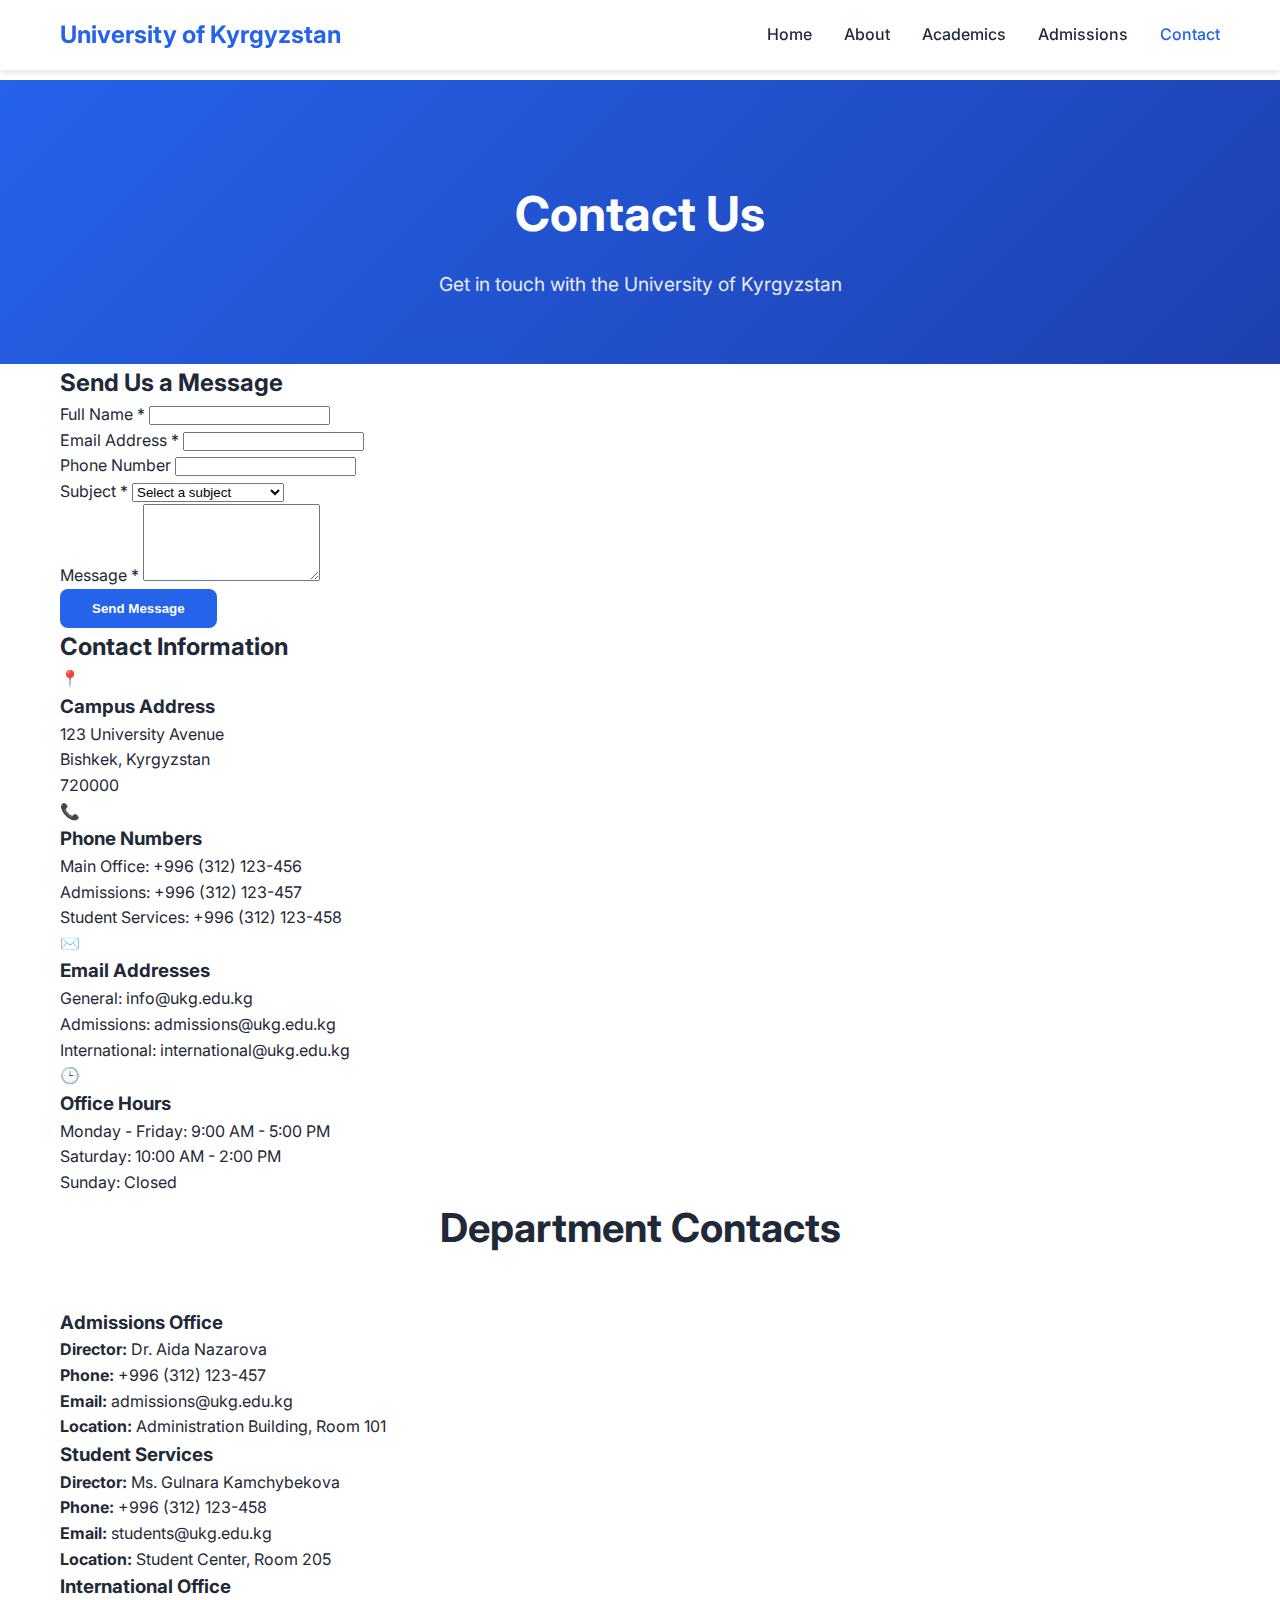
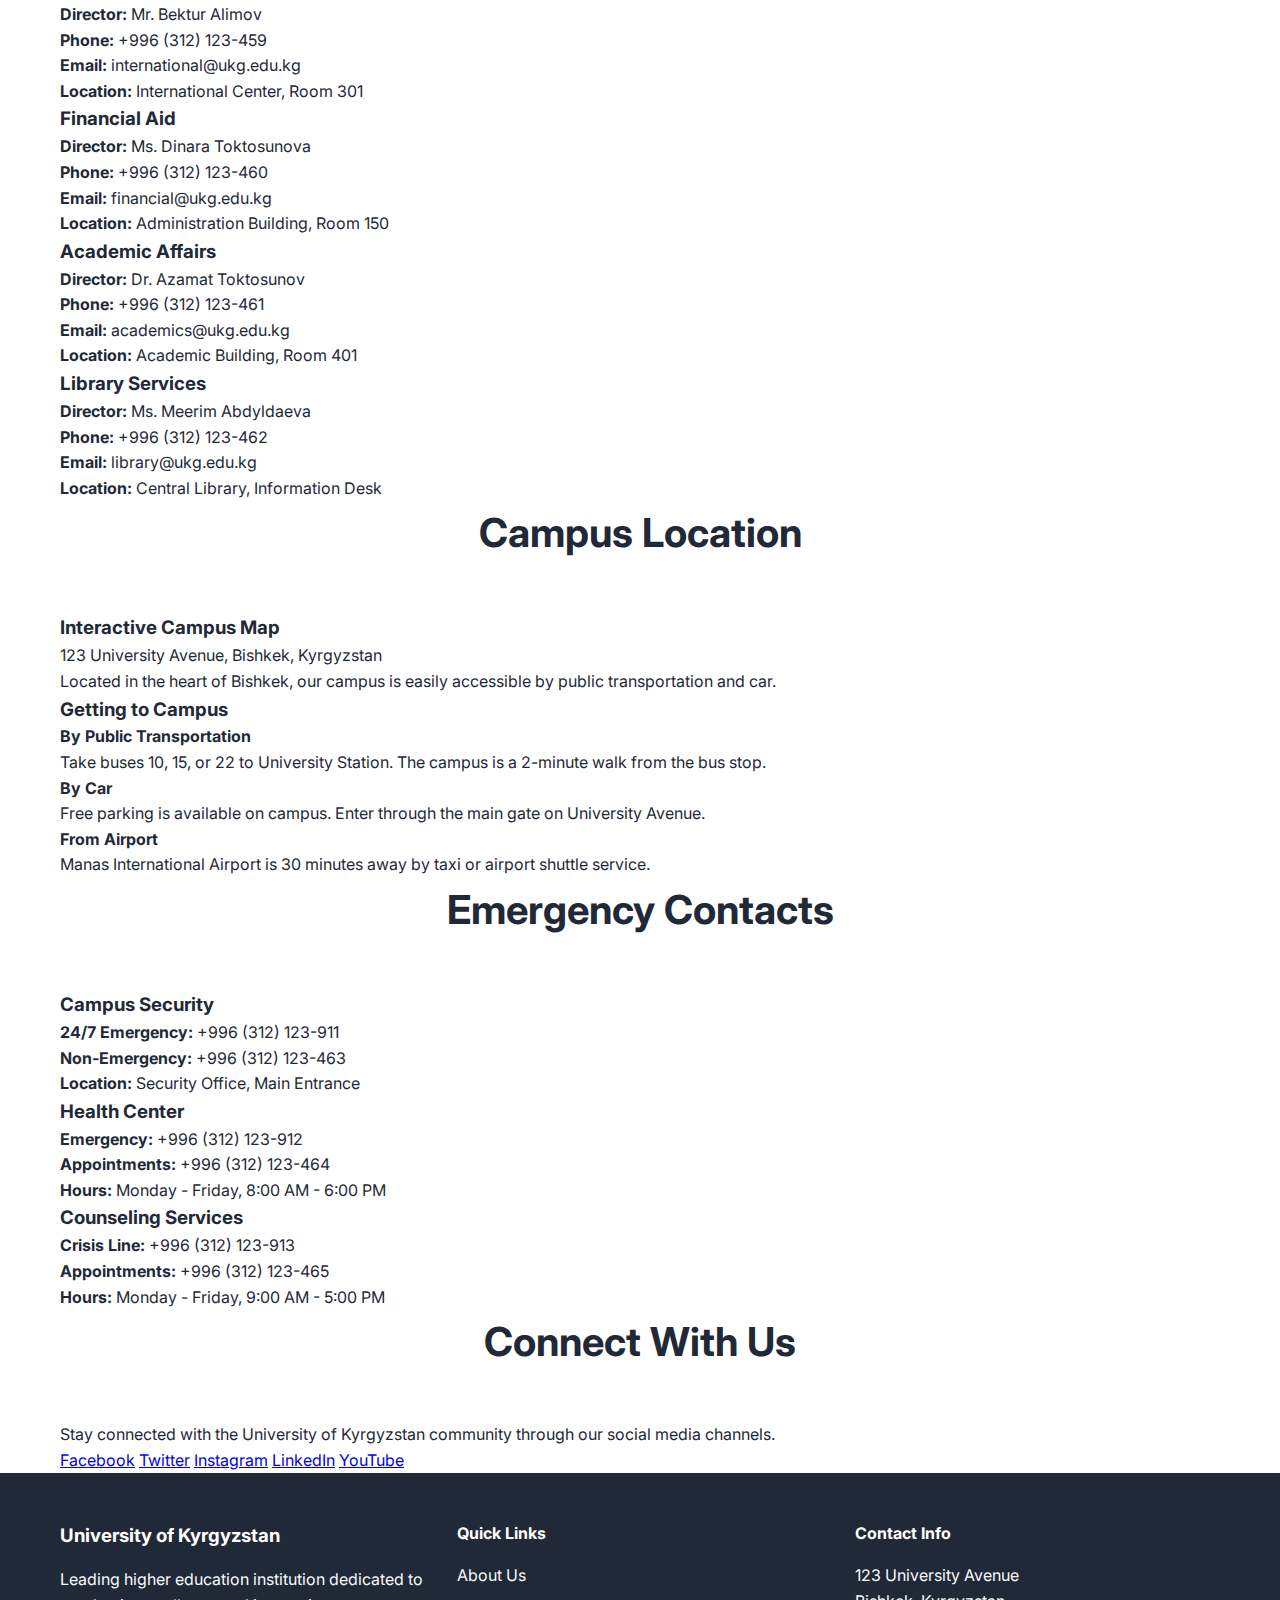
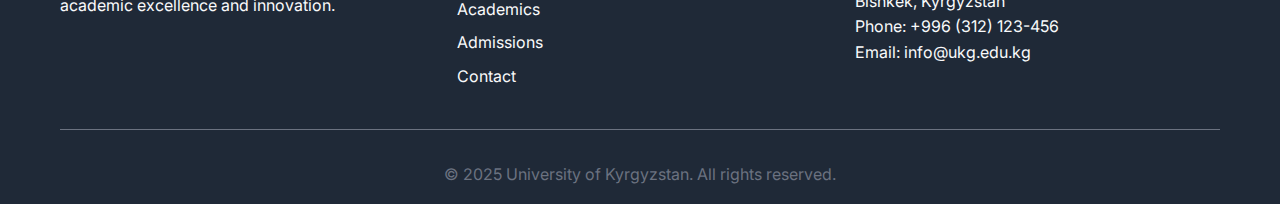
<file: contact.html>
<!DOCTYPE html>
<html lang="en">
<head>
    <meta charset="UTF-8">
    <meta name="viewport" content="width=device-width, initial-scale=1.0">
    <title>Contact Us - University of Kyrgyzstan</title>
    <meta name="description" content="Contact University of Kyrgyzstan. Find our location, phone numbers, email addresses, and office hours.">
    <link rel="stylesheet" href="styles.css">
    <link rel="preconnect" href="https://fonts.googleapis.com">
    <link rel="preconnect" href="https://fonts.gstatic.com" crossorigin>
    <link href="https://fonts.googleapis.com/css2?family=Inter:wght@300;400;500;600;700&display=swap" rel="stylesheet">
</head>
<body>
    <header class="header">
        <nav class="nav">
            <div class="nav-container">
                <div class="nav-logo">
                    <h1>University of Kyrgyzstan</h1>
                </div>
                <ul class="nav-menu">
                    <li class="nav-item"><a href="index.html" class="nav-link">Home</a></li>
                    <li class="nav-item"><a href="about.html" class="nav-link">About</a></li>
                    <li class="nav-item"><a href="academics.html" class="nav-link">Academics</a></li>
                    <li class="nav-item"><a href="admissions.html" class="nav-link">Admissions</a></li>
                    <li class="nav-item"><a href="contact.html" class="nav-link active">Contact</a></li>
                </ul>
                <div class="nav-toggle">
                    <span class="bar"></span>
                    <span class="bar"></span>
                    <span class="bar"></span>
                </div>
            </div>
        </nav>
    </header>

    <main style="margin-top: 80px;">
        <section class="page-hero">
            <div class="container">
                <h1 class="page-title">Contact Us</h1>
                <p class="page-subtitle">Get in touch with the University of Kyrgyzstan</p>
            </div>
        </section>

        <section class="contact-main">
            <div class="container">
                <div class="contact-grid">
                    <div class="contact-form-section">
                        <h2>Send Us a Message</h2>
                        <form class="contact-form">
                            <div class="form-group">
                                <label for="name">Full Name *</label>
                                <input type="text" id="name" name="name" required>
                            </div>
                            <div class="form-group">
                                <label for="email">Email Address *</label>
                                <input type="email" id="email" name="email" required>
                            </div>
                            <div class="form-group">
                                <label for="phone">Phone Number</label>
                                <input type="tel" id="phone" name="phone">
                            </div>
                            <div class="form-group">
                                <label for="subject">Subject *</label>
                                <select id="subject" name="subject" required>
                                    <option value="">Select a subject</option>
                                    <option value="admissions">Admissions Inquiry</option>
                                    <option value="academics">Academic Programs</option>
                                    <option value="financial-aid">Financial Aid</option>
                                    <option value="international">International Students</option>
                                    <option value="general">General Information</option>
                                    <option value="other">Other</option>
                                </select>
                            </div>
                            <div class="form-group">
                                <label for="message">Message *</label>
                                <textarea id="message" name="message" rows="5" required></textarea>
                            </div>
                            <button type="submit" class="btn btn-primary">Send Message</button>
                        </form>
                    </div>

                    <div class="contact-info-section">
                        <h2>Contact Information</h2>
                        <div class="contact-cards">
                            <div class="contact-card">
                                <div class="contact-icon">📍</div>
                                <h3>Campus Address</h3>
                                <p>123 University Avenue<br>Bishkek, Kyrgyzstan<br>720000</p>
                            </div>
                            <div class="contact-card">
                                <div class="contact-icon">📞</div>
                                <h3>Phone Numbers</h3>
                                <p>Main Office: +996 (312) 123-456<br>Admissions: +996 (312) 123-457<br>Student Services: +996 (312) 123-458</p>
                            </div>
                            <div class="contact-card">
                                <div class="contact-icon">✉️</div>
                                <h3>Email Addresses</h3>
                                <p>General: info@ukg.edu.kg<br>Admissions: admissions@ukg.edu.kg<br>International: international@ukg.edu.kg</p>
                            </div>
                            <div class="contact-card">
                                <div class="contact-icon">🕒</div>
                                <h3>Office Hours</h3>
                                <p>Monday - Friday: 9:00 AM - 5:00 PM<br>Saturday: 10:00 AM - 2:00 PM<br>Sunday: Closed</p>
                            </div>
                        </div>
                    </div>
                </div>
            </div>
        </section>

        <section class="departments">
            <div class="container">
                <h2 class="section-title">Department Contacts</h2>
                <div class="departments-grid">
                    <div class="department-card">
                        <h3>Admissions Office</h3>
                        <p><strong>Director:</strong> Dr. Aida Nazarova</p>
                        <p><strong>Phone:</strong> +996 (312) 123-457</p>
                        <p><strong>Email:</strong> admissions@ukg.edu.kg</p>
                        <p><strong>Location:</strong> Administration Building, Room 101</p>
                    </div>
                    <div class="department-card">
                        <h3>Student Services</h3>
                        <p><strong>Director:</strong> Ms. Gulnara Kamchybekova</p>
                        <p><strong>Phone:</strong> +996 (312) 123-458</p>
                        <p><strong>Email:</strong> students@ukg.edu.kg</p>
                        <p><strong>Location:</strong> Student Center, Room 205</p>
                    </div>
                    <div class="department-card">
                        <h3>International Office</h3>
                        <p><strong>Director:</strong> Mr. Bektur Alimov</p>
                        <p><strong>Phone:</strong> +996 (312) 123-459</p>
                        <p><strong>Email:</strong> international@ukg.edu.kg</p>
                        <p><strong>Location:</strong> International Center, Room 301</p>
                    </div>
                    <div class="department-card">
                        <h3>Financial Aid</h3>
                        <p><strong>Director:</strong> Ms. Dinara Toktosunova</p>
                        <p><strong>Phone:</strong> +996 (312) 123-460</p>
                        <p><strong>Email:</strong> financial@ukg.edu.kg</p>
                        <p><strong>Location:</strong> Administration Building, Room 150</p>
                    </div>
                    <div class="department-card">
                        <h3>Academic Affairs</h3>
                        <p><strong>Director:</strong> Dr. Azamat Toktosunov</p>
                        <p><strong>Phone:</strong> +996 (312) 123-461</p>
                        <p><strong>Email:</strong> academics@ukg.edu.kg</p>
                        <p><strong>Location:</strong> Academic Building, Room 401</p>
                    </div>
                    <div class="department-card">
                        <h3>Library Services</h3>
                        <p><strong>Director:</strong> Ms. Meerim Abdyldaeva</p>
                        <p><strong>Phone:</strong> +996 (312) 123-462</p>
                        <p><strong>Email:</strong> library@ukg.edu.kg</p>
                        <p><strong>Location:</strong> Central Library, Information Desk</p>
                    </div>
                </div>
            </div>
        </section>

        <section class="campus-map">
            <div class="container">
                <h2 class="section-title">Campus Location</h2>
                <div class="map-container">
                    <div class="map-placeholder">
                        <div class="map-content">
                            <h3>Interactive Campus Map</h3>
                            <p>123 University Avenue, Bishkek, Kyrgyzstan</p>
                            <p>Located in the heart of Bishkek, our campus is easily accessible by public transportation and car.</p>
                        </div>
                    </div>
                    <div class="directions">
                        <h3>Getting to Campus</h3>
                        <div class="direction-item">
                            <h4>By Public Transportation</h4>
                            <p>Take buses 10, 15, or 22 to University Station. The campus is a 2-minute walk from the bus stop.</p>
                        </div>
                        <div class="direction-item">
                            <h4>By Car</h4>
                            <p>Free parking is available on campus. Enter through the main gate on University Avenue.</p>
                        </div>
                        <div class="direction-item">
                            <h4>From Airport</h4>
                            <p>Manas International Airport is 30 minutes away by taxi or airport shuttle service.</p>
                        </div>
                    </div>
                </div>
            </div>
        </section>

        <section class="emergency-contacts">
            <div class="container">
                <h2 class="section-title">Emergency Contacts</h2>
                <div class="emergency-grid">
                    <div class="emergency-card">
                        <h3>Campus Security</h3>
                        <p><strong>24/7 Emergency:</strong> +996 (312) 123-911</p>
                        <p><strong>Non-Emergency:</strong> +996 (312) 123-463</p>
                        <p><strong>Location:</strong> Security Office, Main Entrance</p>
                    </div>
                    <div class="emergency-card">
                        <h3>Health Center</h3>
                        <p><strong>Emergency:</strong> +996 (312) 123-912</p>
                        <p><strong>Appointments:</strong> +996 (312) 123-464</p>
                        <p><strong>Hours:</strong> Monday - Friday, 8:00 AM - 6:00 PM</p>
                    </div>
                    <div class="emergency-card">
                        <h3>Counseling Services</h3>
                        <p><strong>Crisis Line:</strong> +996 (312) 123-913</p>
                        <p><strong>Appointments:</strong> +996 (312) 123-465</p>
                        <p><strong>Hours:</strong> Monday - Friday, 9:00 AM - 5:00 PM</p>
                    </div>
                </div>
            </div>
        </section>

        <section class="social-media">
            <div class="container">
                <h2 class="section-title">Connect With Us</h2>
                <div class="social-content">
                    <p>Stay connected with the University of Kyrgyzstan community through our social media channels.</p>
                    <div class="social-links">
                        <a href="#" class="social-link">Facebook</a>
                        <a href="#" class="social-link">Twitter</a>
                        <a href="#" class="social-link">Instagram</a>
                        <a href="#" class="social-link">LinkedIn</a>
                        <a href="#" class="social-link">YouTube</a>
                    </div>
                </div>
            </div>
        </section>
    </main>

    <footer class="footer">
        <div class="container">
            <div class="footer-content">
                <div class="footer-section">
                    <h3>University of Kyrgyzstan</h3>
                    <p>Leading higher education institution dedicated to academic excellence and innovation.</p>
                </div>
                <div class="footer-section">
                    <h4>Quick Links</h4>
                    <ul>
                        <li><a href="about.html">About Us</a></li>
                        <li><a href="academics.html">Academics</a></li>
                        <li><a href="admissions.html">Admissions</a></li>
                        <li><a href="contact.html">Contact</a></li>
                    </ul>
                </div>
                <div class="footer-section">
                    <h4>Contact Info</h4>
                    <p>123 University Avenue<br>Bishkek, Kyrgyzstan</p>
                    <p>Phone: +996 (312) 123-456<br>Email: info@ukg.edu.kg</p>
                </div>
            </div>
            <div class="footer-bottom">
                <p>&copy; 2025 University of Kyrgyzstan. All rights reserved.</p>
            </div>
        </div>
    </footer>

    <script src="script.js"></script>
</body>
</html>
</file>
<file: styles.css>
:root {
    --primary-color: #2563eb;
    --secondary-color: #1e40af;
    --accent-color: #f59e0b;
    --text-dark: #1f2937;
    --text-light: #6b7280;
    --bg-light: #f9fafb;
    --bg-white: #ffffff;
    --border-color: #e5e7eb;
    --shadow: 0 4px 6px -1px rgba(0, 0, 0, 0.1);
    --shadow-lg: 0 10px 15px -3px rgba(0, 0, 0, 0.1);
}

* {
    margin: 0;
    padding: 0;
    box-sizing: border-box;
}

body {
    font-family: 'Inter', -apple-system, BlinkMacSystemFont, 'Segoe UI', sans-serif;
    line-height: 1.6;
    color: var(--text-dark);
    background-color: var(--bg-white);
}

.container {
    max-width: 1200px;
    margin: 0 auto;
    padding: 0 20px;
}

/* Header & Navigation */
.header {
    background-color: var(--bg-white);
    box-shadow: var(--shadow);
    position: fixed;
    top: 0;
    width: 100%;
    z-index: 1000;
}

.nav-container {
    display: flex;
    justify-content: space-between;
    align-items: center;
    padding: 1rem 20px;
    max-width: 1200px;
    margin: 0 auto;
}

.nav-logo h1 {
    color: var(--primary-color);
    font-size: 1.5rem;
    font-weight: 700;
}

.nav-menu {
    display: flex;
    list-style: none;
    gap: 2rem;
}

.nav-link {
    text-decoration: none;
    color: var(--text-dark);
    font-weight: 500;
    transition: color 0.3s ease;
}

.nav-link:hover,
.nav-link.active {
    color: var(--primary-color);
}

.nav-toggle {
    display: none;
    flex-direction: column;
    cursor: pointer;
}

.bar {
    width: 25px;
    height: 3px;
    background-color: var(--text-dark);
    margin: 3px 0;
    transition: 0.3s;
}

/* Hero Section */
.hero {
    display: flex;
    align-items: center;
    min-height: 100vh;
    padding: 6rem 20px 2rem;
    max-width: 1200px;
    margin: 0 auto;
    gap: 3rem;
}

.hero-content {
    flex: 1;
}

.hero-title {
    font-size: 3.5rem;
    font-weight: 700;
    color: var(--text-dark);
    margin-bottom: 1.5rem;
    line-height: 1.2;
}

.hero-subtitle {
    font-size: 1.25rem;
    color: var(--text-light);
    margin-bottom: 2rem;
    max-width: 600px;
}

.hero-buttons {
    display: flex;
    gap: 1rem;
}

.btn {
    padding: 0.75rem 2rem;
    border: none;
    border-radius: 8px;
    text-decoration: none;
    font-weight: 600;
    cursor: pointer;
    transition: all 0.3s ease;
    display: inline-block;
}

.btn-primary {
    background-color: var(--primary-color);
    color: white;
}

.btn-primary:hover {
    background-color: var(--secondary-color);
    transform: translateY(-2px);
}

.btn-secondary {
    background-color: transparent;
    color: var(--primary-color);
    border: 2px solid var(--primary-color);
}

.btn-secondary:hover {
    background-color: var(--primary-color);
    color: white;
    transform: translateY(-2px);
}

.hero-image {
    flex: 1;
    display: flex;
    justify-content: center;
    align-items: center;
}

.hero-placeholder {
    width: 100%;
    height: 400px;
    background: linear-gradient(135deg, var(--primary-color), var(--secondary-color));
    border-radius: 12px;
    display: flex;
    align-items: center;
    justify-content: center;
    color: white;
    font-size: 1.5rem;
    font-weight: 600;
}

/* Sections */
.section-title {
    font-size: 2.5rem;
    font-weight: 700;
    text-align: center;
    margin-bottom: 3rem;
    color: var(--text-dark);
}

.features {
    padding: 5rem 0;
    background-color: var(--bg-light);
}

.features-grid {
    display: grid;
    grid-template-columns: repeat(auto-fit, minmax(280px, 1fr));
    gap: 2rem;
}

.feature-card {
    background-color: var(--bg-white);
    padding: 2rem;
    border-radius: 12px;
    text-align: center;
    box-shadow: var(--shadow);
    transition: transform 0.3s ease;
}

.feature-card:hover {
    transform: translateY(-5px);
}

.feature-icon {
    font-size: 3rem;
    margin-bottom: 1rem;
}

.feature-card h3 {
    font-size: 1.5rem;
    font-weight: 600;
    margin-bottom: 1rem;
    color: var(--text-dark);
}

.feature-card p {
    color: var(--text-light);
}

/* Programs */
.programs {
    padding: 5rem 0;
}

.programs-grid {
    display: grid;
    grid-template-columns: repeat(auto-fit, minmax(300px, 1fr));
    gap: 2rem;
}

.program-card {
    background-color: var(--bg-white);
    padding: 2rem;
    border-radius: 12px;
    border: 1px solid var(--border-color);
    transition: all 0.3s ease;
}

.program-card:hover {
    box-shadow: var(--shadow-lg);
    transform: translateY(-3px);
}

.program-card h3 {
    font-size: 1.5rem;
    font-weight: 600;
    margin-bottom: 1rem;
    color: var(--primary-color);
}

.program-card p {
    color: var(--text-light);
    margin-bottom: 1.5rem;
}

.program-link {
    color: var(--primary-color);
    text-decoration: none;
    font-weight: 600;
    transition: color 0.3s ease;
}

.program-link:hover {
    color: var(--secondary-color);
}

/* News */
.news {
    padding: 5rem 0;
    background-color: var(--bg-light);
}

.news-grid {
    display: grid;
    grid-template-columns: repeat(auto-fit, minmax(350px, 1fr));
    gap: 2rem;
}

.news-card {
    background-color: var(--bg-white);
    padding: 2rem;
    border-radius: 12px;
    box-shadow: var(--shadow);
    transition: transform 0.3s ease;
}

.news-card:hover {
    transform: translateY(-3px);
}

.news-date {
    color: var(--accent-color);
    font-weight: 600;
    font-size: 0.9rem;
    margin-bottom: 0.5rem;
}

.news-card h3 {
    font-size: 1.25rem;
    font-weight: 600;
    margin-bottom: 1rem;
    color: var(--text-dark);
}

.news-card p {
    color: var(--text-light);
}

/* Footer */
.footer {
    background-color: var(--text-dark);
    color: var(--bg-light);
    padding: 3rem 0 1rem;
}

.footer-content {
    display: grid;
    grid-template-columns: repeat(auto-fit, minmax(250px, 1fr));
    gap: 2rem;
    margin-bottom: 2rem;
}

.footer-section h3,
.footer-section h4 {
    margin-bottom: 1rem;
    color: white;
}

.footer-section ul {
    list-style: none;
}

.footer-section ul li {
    margin-bottom: 0.5rem;
}

.footer-section a {
    color: var(--bg-light);
    text-decoration: none;
    transition: color 0.3s ease;
}

.footer-section a:hover {
    color: white;
}

.footer-bottom {
    text-align: center;
    padding-top: 2rem;
    border-top: 1px solid var(--text-light);
    color: var(--text-light);
}

/* Responsive Design */
@media (max-width: 768px) {
    .nav-menu {
        position: fixed;
        left: -100%;
        top: 70px;
        flex-direction: column;
        background-color: var(--bg-white);
        width: 100%;
        text-align: center;
        transition: 0.3s;
        box-shadow: var(--shadow);
        padding: 2rem 0;
    }

    .nav-menu.active {
        left: 0;
    }

    .nav-toggle {
        display: flex;
    }

    .hero {
        flex-direction: column;
        text-align: center;
        padding: 5rem 20px 2rem;
    }

    .hero-title {
        font-size: 2.5rem;
    }

    .hero-buttons {
        justify-content: center;
        flex-wrap: wrap;
    }

    .hero-image {
        order: -1;
        margin-bottom: 2rem;
    }

    .hero-placeholder {
        height: 250px;
    }

    .section-title {
        font-size: 2rem;
    }

    .features-grid,
    .programs-grid {
        grid-template-columns: 1fr;
    }

    .news-grid {
        grid-template-columns: 1fr;
    }

    .footer-content {
        grid-template-columns: 1fr;
        text-align: center;
    }
}

@media (max-width: 480px) {
    .hero-title {
        font-size: 2rem;
    }

    .hero-subtitle {
        font-size: 1.1rem;
    }

    .btn {
        padding: 0.6rem 1.5rem;
        font-size: 0.9rem;
    }

    .nav-logo h1 {
        font-size: 1.2rem;
    }
}

/* Page-specific styles */
.page-hero {
    background: linear-gradient(135deg, var(--primary-color), var(--secondary-color));
    color: white;
    padding: 6rem 0 4rem;
    text-align: center;
}

.page-title {
    font-size: 3rem;
    font-weight: 700;
    margin-bottom: 1rem;
}

.page-subtitle {
    font-size: 1.2rem;
    opacity: 0.9;
    max-width: 600px;
    margin: 0 auto;
}

.about-content {
    padding: 4rem 0;
}

.content-grid {
    display: grid;
    grid-template-columns: 2fr 1fr;
    gap: 3rem;
    align-items: start;
}

.content-main h2 {
    font-size: 2rem;
    font-weight: 600;
    margin: 2rem 0 1rem;
    color: var(--primary-color);
}

.content-main p {
    margin-bottom: 1.5rem;
    color: var(--text-light);
    line-height: 1.8;
}

.values-list {
    list-style: none;
    padding: 0;
}

.values-list li {
    margin-bottom: 1rem;
    padding-left: 1.5rem;
    position: relative;
    color: var(--text-light);
    line-height: 1.6;
}

.values-list li:before {
    content: "✓";
    position: absolute;
    left: 0;
    color: var(--accent-color);
    font-weight: bold;
}

.stats-card,
.achievements-card {
    background-color: var(--bg-white);
    padding: 2rem;
    border-radius: 12px;
    box-shadow: var(--shadow);
    margin-bottom: 2rem;
}

.stats-card h3,
.achievements-card h3 {
    font-size: 1.5rem;
    font-weight: 600;
    margin-bottom: 1.5rem;
    color: var(--primary-color);
}

.stat-item {
    text-align: center;
    margin-bottom: 1.5rem;
}

.stat-number {
    font-size: 2.5rem;
    font-weight: 700;
    color: var(--primary-color);
    display: block;
}

.stat-label {
    color: var(--text-light);
    font-weight: 500;
}

.achievements-card ul {
    list-style: none;
    padding: 0;
}

.achievements-card li {
    margin-bottom: 0.8rem;
    padding-left: 1.5rem;
    position: relative;
    color: var(--text-light);
}

.achievements-card li:before {
    content: "🏆";
    position: absolute;
    left: 0;
}

.leadership {
    padding: 4rem 0;
    background-color: var(--bg-light);
}

.leadership-grid {
    display: grid;
    grid-template-columns: repeat(auto-fit, minmax(300px, 1fr));
    gap: 2rem;
}

.leader-card {
    background-color: var(--bg-white);
    padding: 2rem;
    border-radius: 12px;
    box-shadow: var(--shadow);
    text-align: center;
}

.leader-photo {
    margin-bottom: 1.5rem;
}

.photo-placeholder {
    width: 120px;
    height: 120px;
    background-color: var(--border-color);
    border-radius: 50%;
    display: flex;
    align-items: center;
    justify-content: center;
    margin: 0 auto;
    color: var(--text-light);
    font-weight: 500;
}

.leader-info h3 {
    font-size: 1.25rem;
    font-weight: 600;
    margin-bottom: 0.5rem;
    color: var(--text-dark);
}

.leader-title {
    color: var(--primary-color);
    font-weight: 600;
    margin-bottom: 1rem;
}

.leader-bio {
    color: var(--text-light);
    line-height: 1.6;
}

.campus-life {
    padding: 4rem 0;
}

.campus-grid {
    display: grid;
    grid-template-columns: repeat(auto-fit, minmax(280px, 1fr));
    gap: 2rem;
}

.campus-card {
    background-color: var(--bg-white);
    padding: 2rem;
    border-radius: 12px;
    border: 1px solid var(--border-color);
    transition: all 0.3s ease;
}

.campus-card:hover {
    box-shadow: var(--shadow-lg);
    transform: translateY(-3px);
}

.campus-card h3 {
    font-size: 1.25rem;
    font-weight: 600;
    margin-bottom: 1rem;
    color: var(--primary-color);
}

.campus-card p {
    color: var(--text-light);
    line-height: 1.6;
}

/* Responsive adjustments for about page */
@media (max-width: 768px) {
    .page-title {
        font-size: 2.5rem;
    }

    .content-grid {
        grid-template-columns: 1fr;
        gap: 2rem;
    }

    .leadership-grid {
        grid-template-columns: 1fr;
    }

    .campus-grid {
        grid-template-columns: 1fr;
    }
}

@media (max-width: 480px) {
    .page-title {
        font-size: 2rem;
    }

    .page-subtitle {
        font-size: 1.1rem;
    }

    .content-main h2 {
        font-size: 1.5rem;
    }

    .stat-number {
        font-size: 2rem;
    }
}
</file>
